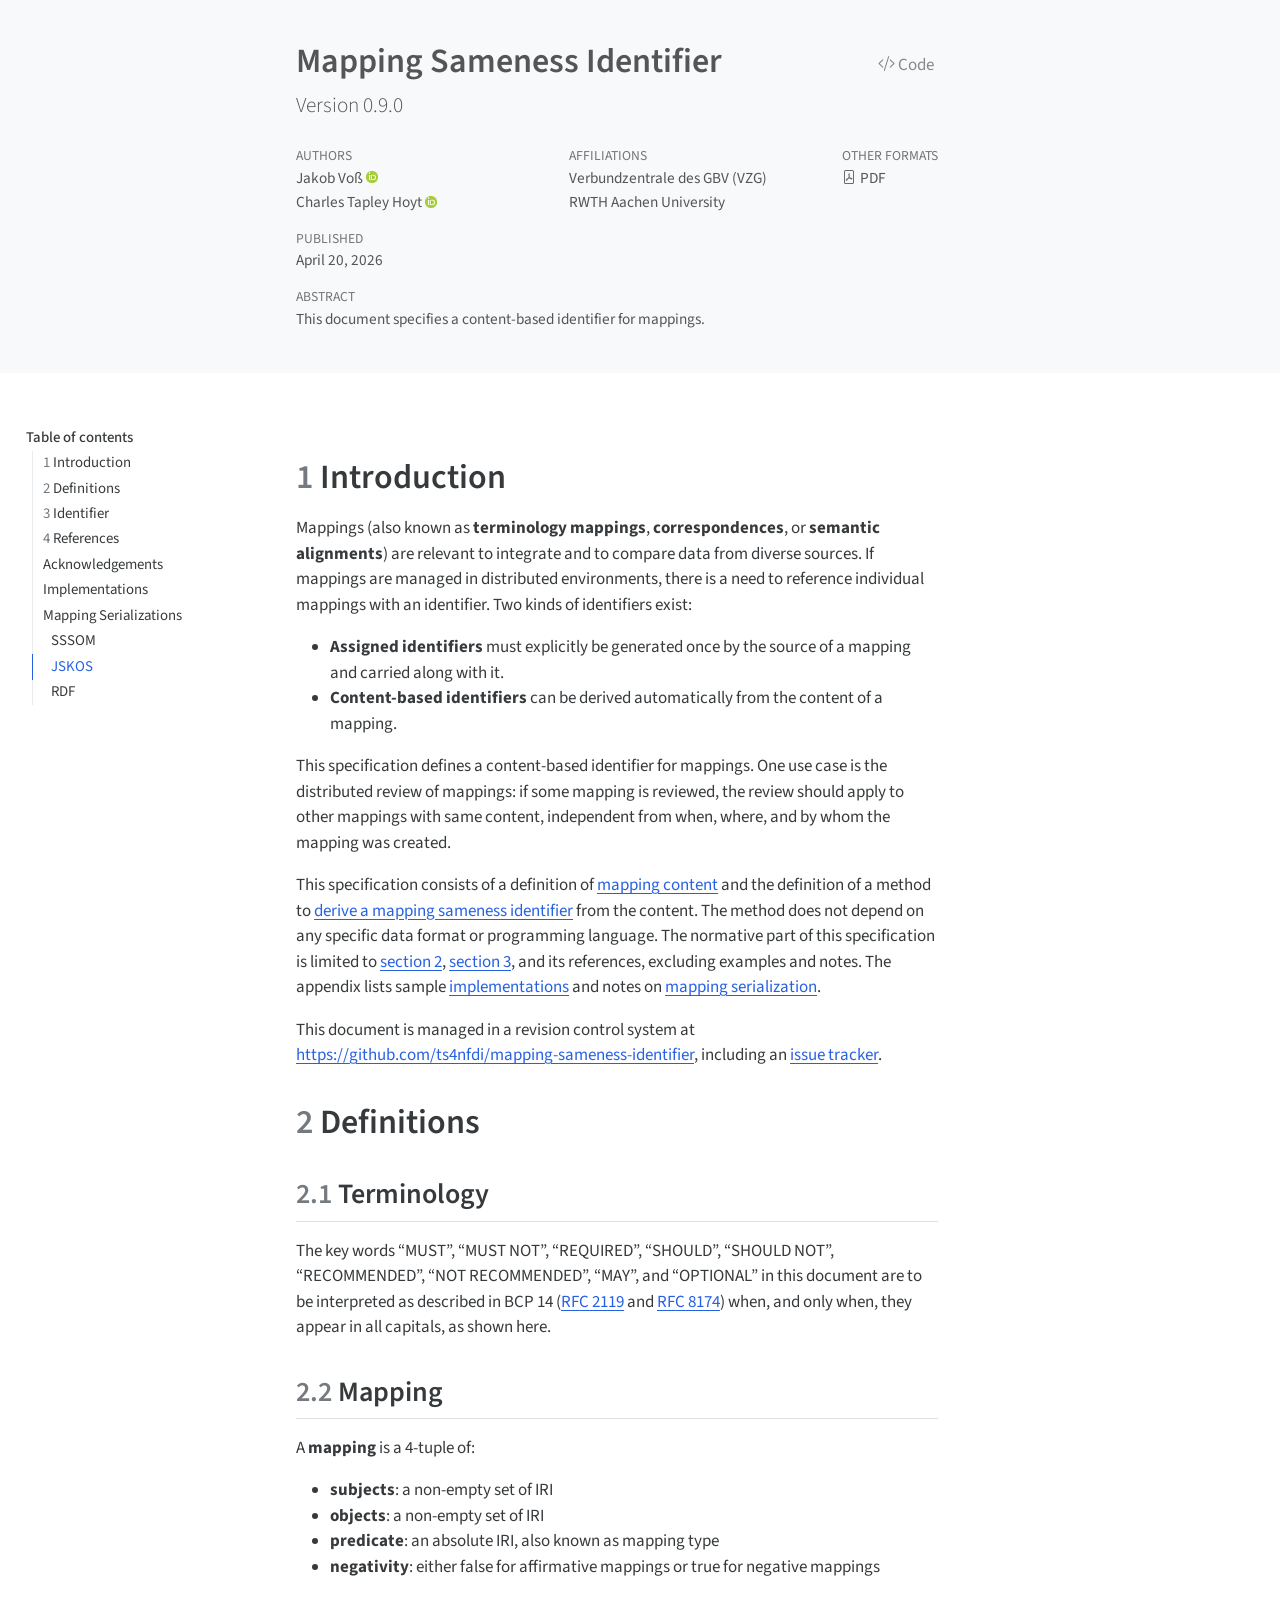
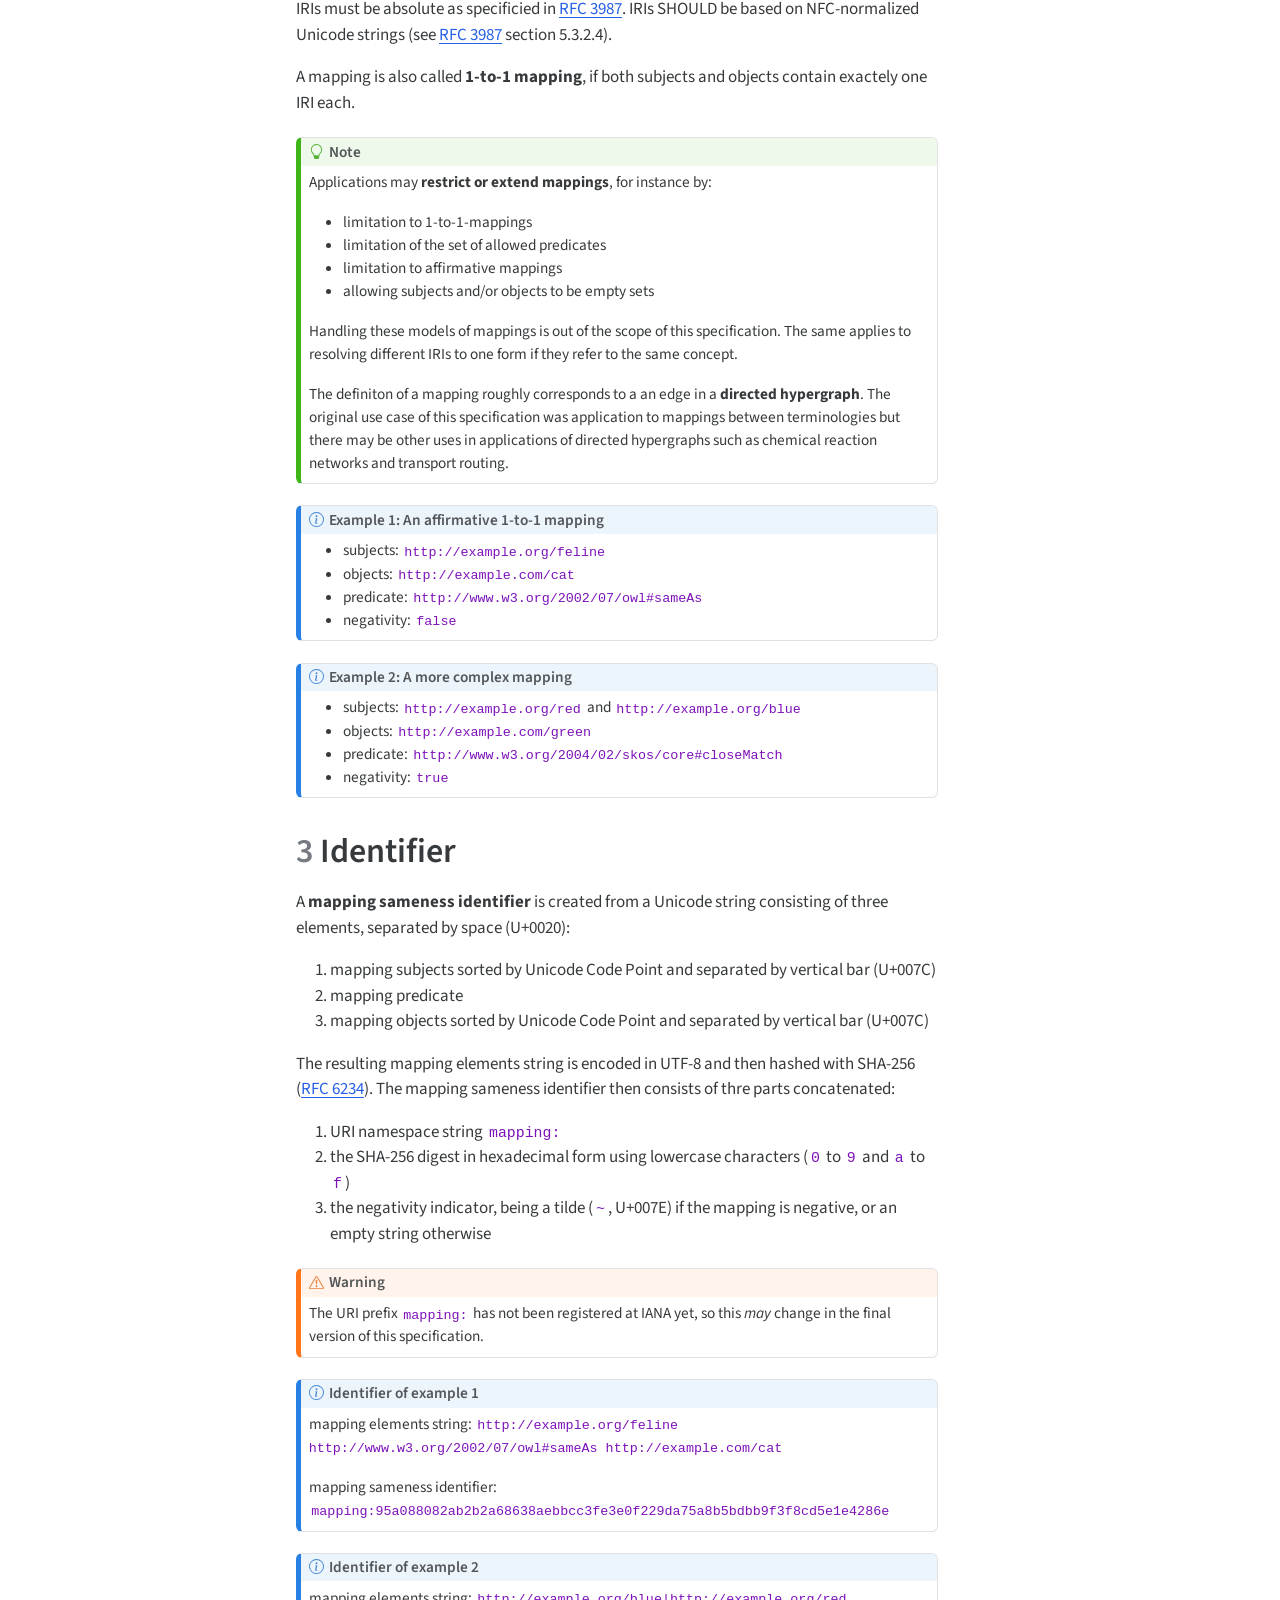
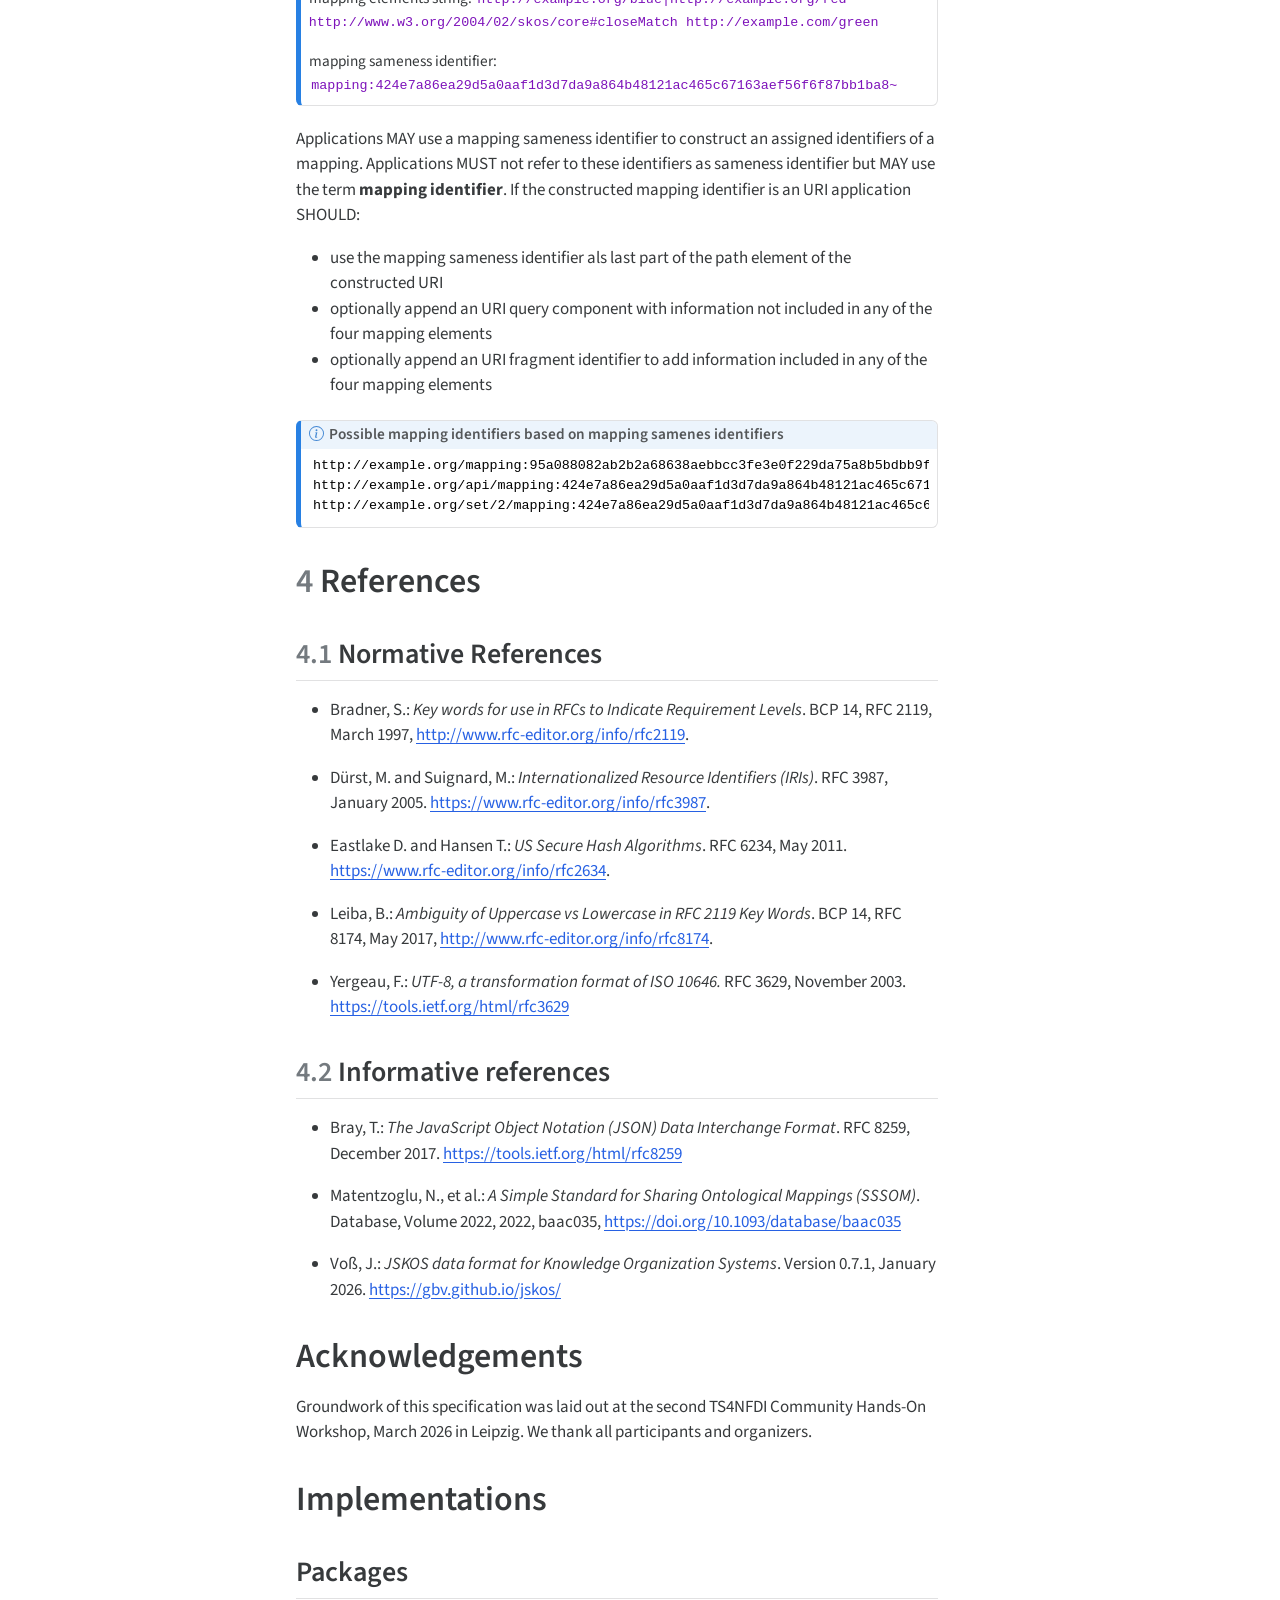
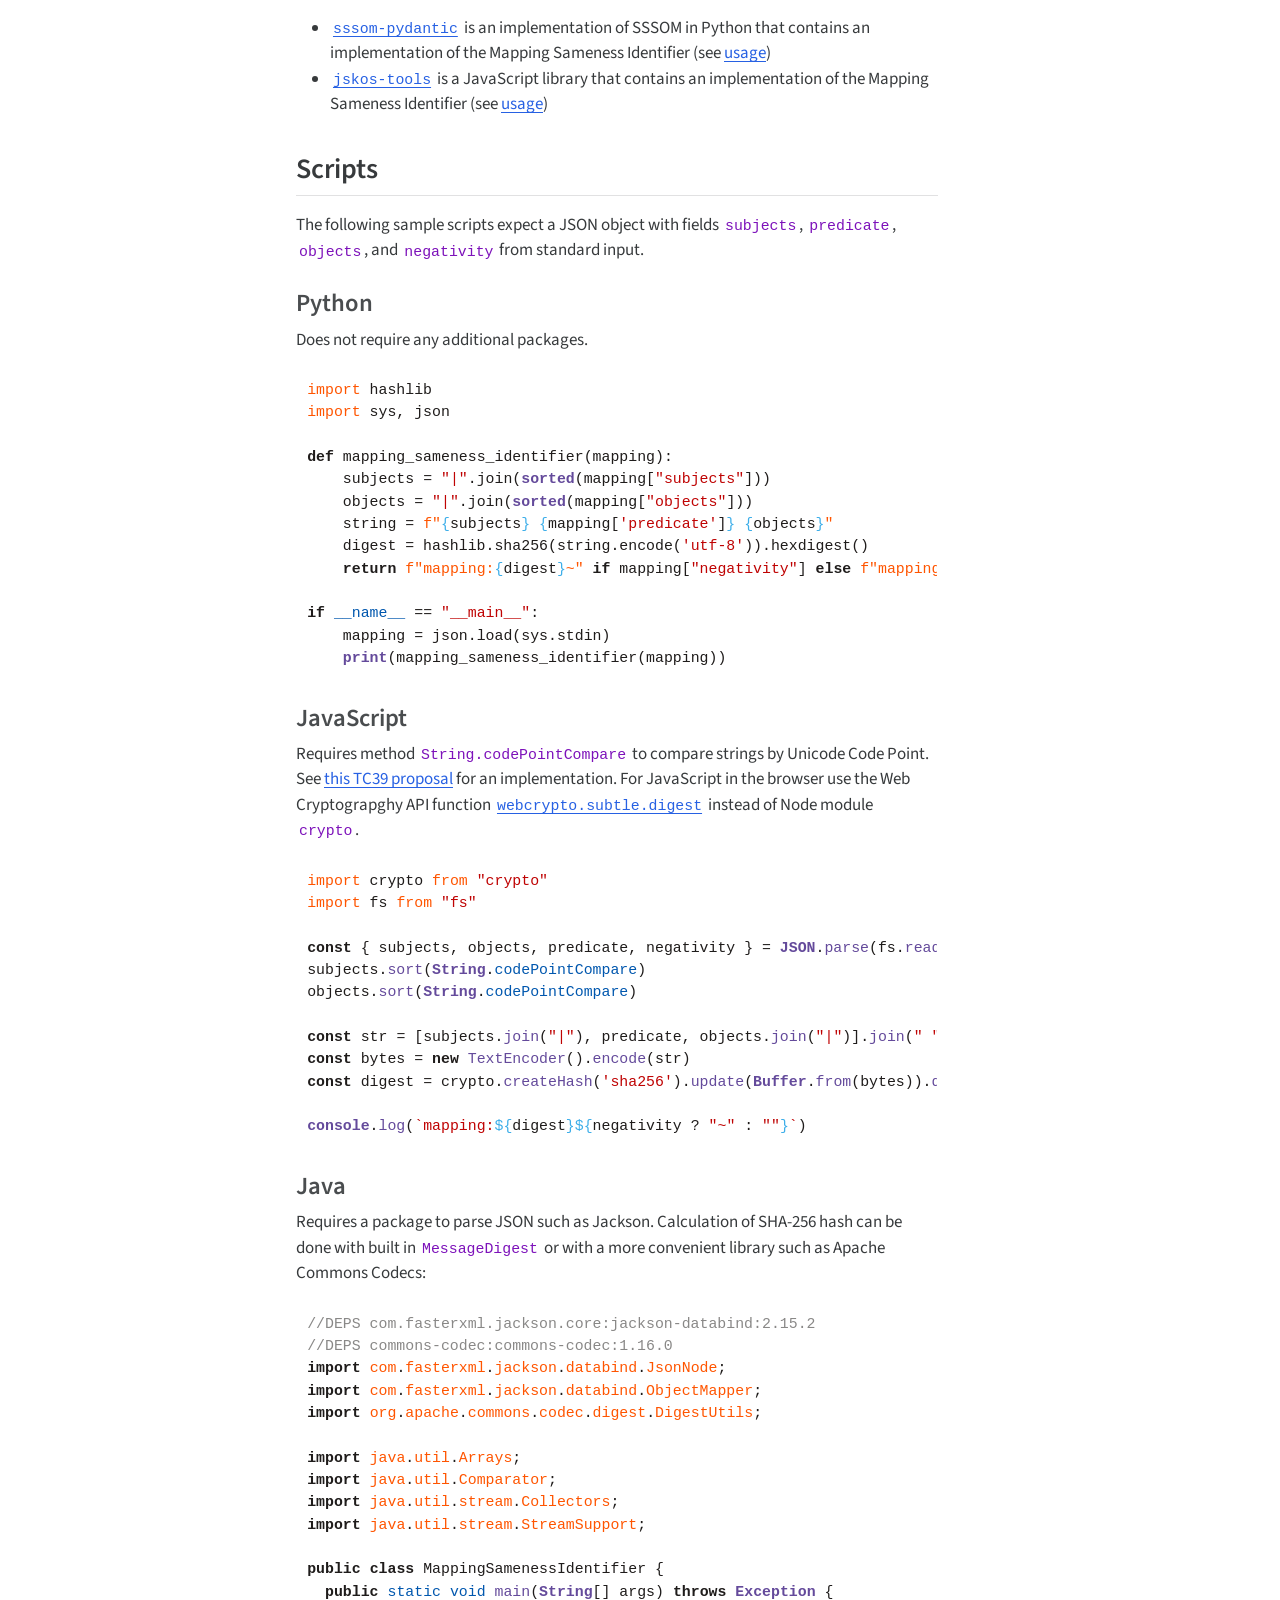
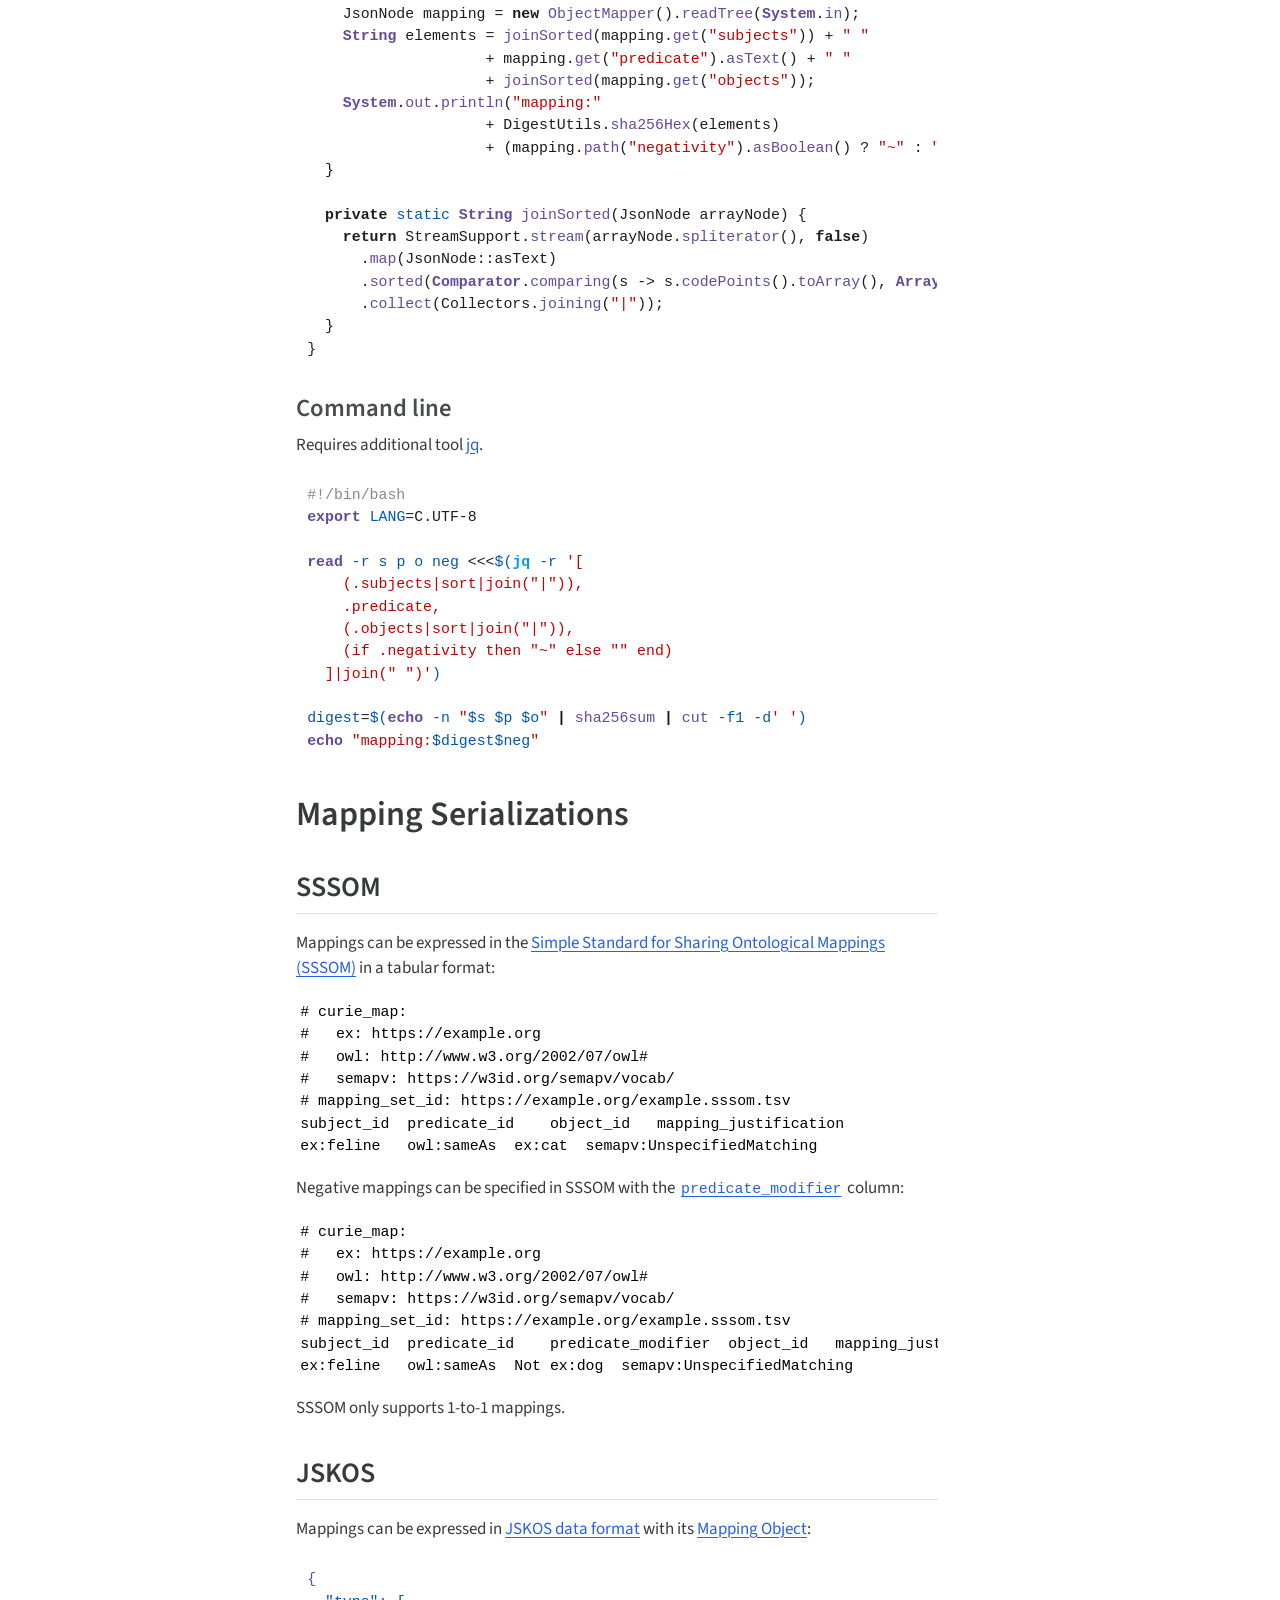
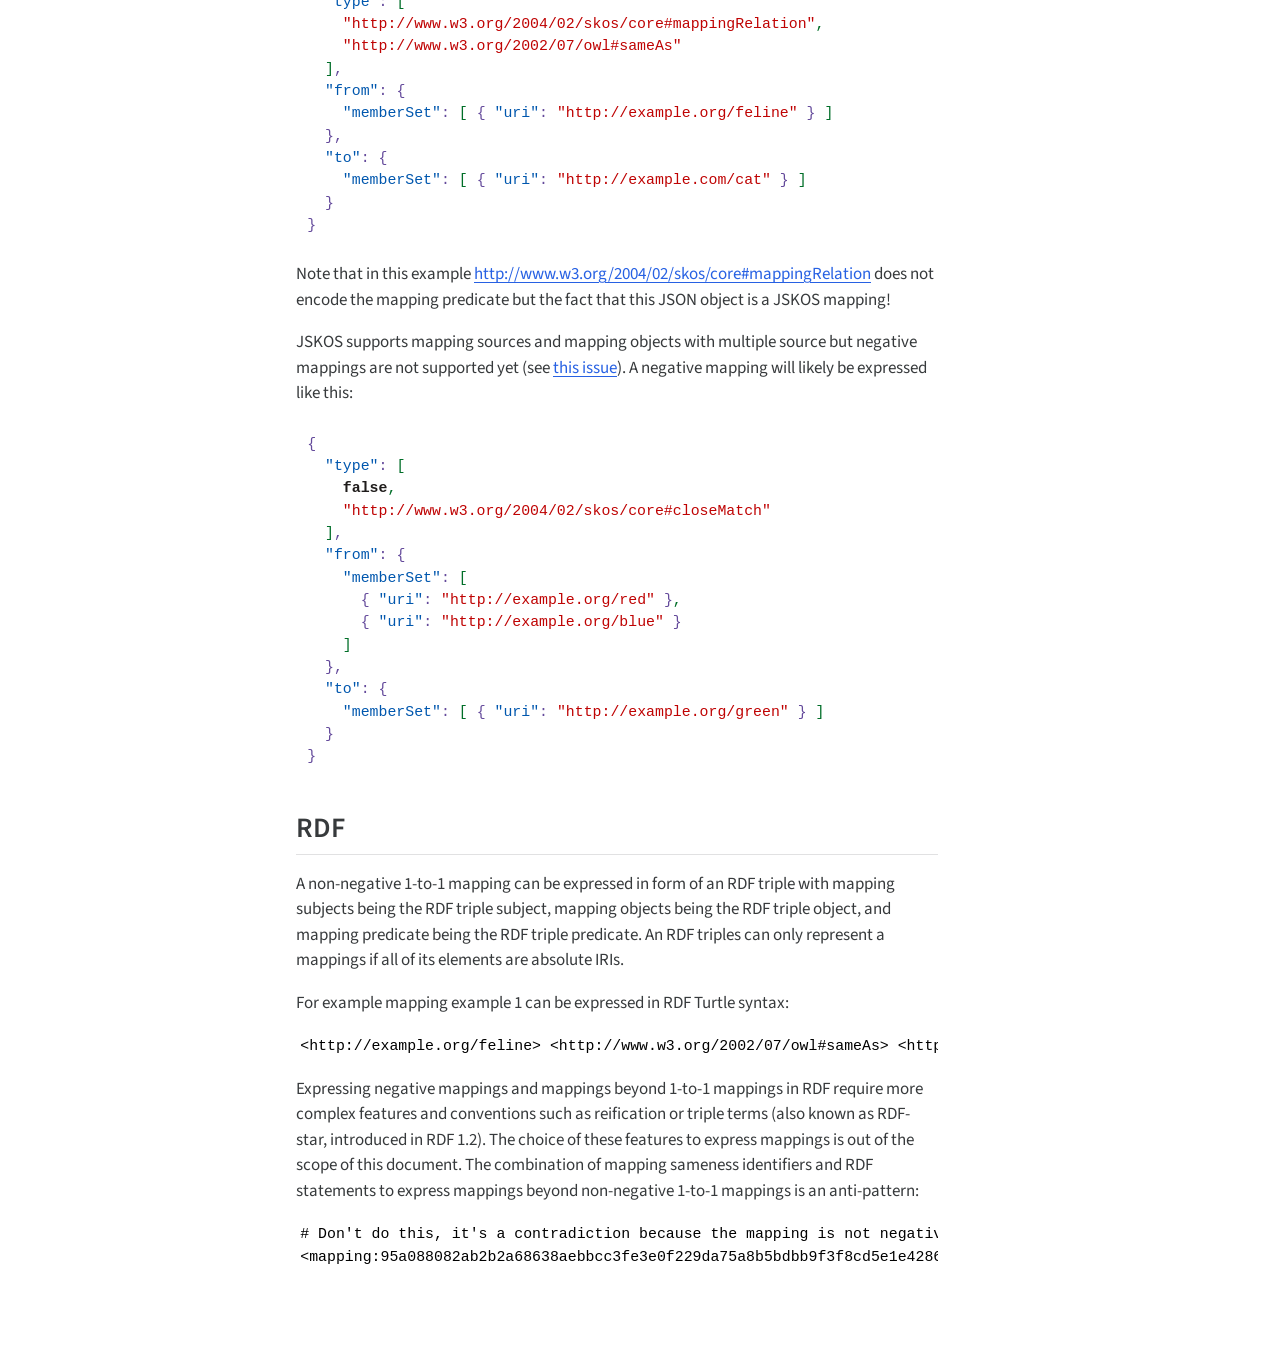
<file: docs/index.html>
<!DOCTYPE html>
<html xmlns="http://www.w3.org/1999/xhtml" lang="en" xml:lang="en"><head>

<meta charset="utf-8">
<meta name="generator" content="quarto-1.8.26">

<meta name="viewport" content="width=device-width, initial-scale=1.0, user-scalable=yes">

<meta name="dcterms.date" content="2026-04-20">

<title>Mapping Sameness Identifier</title>
<style>
code{white-space: pre-wrap;}
span.smallcaps{font-variant: small-caps;}
div.columns{display: flex; gap: min(4vw, 1.5em);}
div.column{flex: auto; overflow-x: auto;}
div.hanging-indent{margin-left: 1.5em; text-indent: -1.5em;}
ul.task-list{list-style: none;}
ul.task-list li input[type="checkbox"] {
  width: 0.8em;
  margin: 0 0.8em 0.2em -1em; /* quarto-specific, see https://github.com/quarto-dev/quarto-cli/issues/4556 */ 
  vertical-align: middle;
}
/* CSS for syntax highlighting */
html { -webkit-text-size-adjust: 100%; }
pre > code.sourceCode { white-space: pre; position: relative; }
pre > code.sourceCode > span { display: inline-block; line-height: 1.25; }
pre > code.sourceCode > span:empty { height: 1.2em; }
.sourceCode { overflow: visible; }
code.sourceCode > span { color: inherit; text-decoration: inherit; }
div.sourceCode { margin: 1em 0; }
pre.sourceCode { margin: 0; }
@media screen {
div.sourceCode { overflow: auto; }
}
@media print {
pre > code.sourceCode { white-space: pre-wrap; }
pre > code.sourceCode > span { text-indent: -5em; padding-left: 5em; }
}
pre.numberSource code
  { counter-reset: source-line 0; }
pre.numberSource code > span
  { position: relative; left: -4em; counter-increment: source-line; }
pre.numberSource code > span > a:first-child::before
  { content: counter(source-line);
    position: relative; left: -1em; text-align: right; vertical-align: baseline;
    border: none; display: inline-block;
    -webkit-touch-callout: none; -webkit-user-select: none;
    -khtml-user-select: none; -moz-user-select: none;
    -ms-user-select: none; user-select: none;
    padding: 0 4px; width: 4em;
  }
pre.numberSource { margin-left: 3em;  padding-left: 4px; }
div.sourceCode
  {   }
@media screen {
pre > code.sourceCode > span > a:first-child::before { text-decoration: underline; }
}
</style>


<script src="site_libs/clipboard/clipboard.min.js"></script>
<script src="site_libs/quarto-html/quarto.js" type="module"></script>
<script src="site_libs/quarto-html/tabsets/tabsets.js" type="module"></script>
<script src="site_libs/quarto-html/axe/axe-check.js" type="module"></script>
<script src="site_libs/quarto-html/popper.min.js"></script>
<script src="site_libs/quarto-html/tippy.umd.min.js"></script>
<script src="site_libs/quarto-html/anchor.min.js"></script>
<link href="site_libs/quarto-html/tippy.css" rel="stylesheet">
<link href="site_libs/quarto-html/quarto-syntax-highlighting-5a65f6d6a6cb2564d1aec56f7fed0acc.css" rel="stylesheet" id="quarto-text-highlighting-styles">
<script src="site_libs/bootstrap/bootstrap.min.js"></script>
<link href="site_libs/bootstrap/bootstrap-icons.css" rel="stylesheet">
<link href="site_libs/bootstrap/bootstrap-1669027bc8193111335a1c5e4244fe4b.min.css" rel="stylesheet" append-hash="true" id="quarto-bootstrap" data-mode="light">


<link rel="stylesheet" href="style.css">
<meta name="citation_title" content="Mapping Sameness Identifier">
<meta name="citation_abstract" content="This document specifies a content-based identifier for mappings.
">
<meta name="citation_author" content="Jakob Voß">
<meta name="citation_author" content="Charles Tapley Hoyt">
<meta name="citation_publication_date" content="2026-04-20">
<meta name="citation_cover_date" content="2026-04-20">
<meta name="citation_year" content="2026">
<meta name="citation_online_date" content="2026-04-20">
<meta name="citation_language" content="en">
</head>

<body class="quarto-light">

<header id="title-block-header" class="quarto-title-block default toc-left page-columns page-full">
  <div class="quarto-title-banner page-columns page-full">
    <div class="quarto-title column-body">
      <div class="quarto-title-block"><div><h1 class="title">Mapping Sameness Identifier</h1><button type="button" class="btn code-tools-button" id="quarto-code-tools-source" data-quarto-source-url="https://github.com/ts4nfdi/mapping-sameness-identifier"><i class="bi"></i> Code</button></div></div>
            <p class="subtitle lead">Version 0.9.0</p>
          </div>

    
    <div class="quarto-title-meta-container">
      <div class="quarto-title-meta-column-start">
            <div class="quarto-title-meta-author">
          <div class="quarto-title-meta-heading">Authors</div>
          <div class="quarto-title-meta-heading">Affiliations</div>
          
                <div class="quarto-title-meta-contents">
            <p class="author">Jakob Voß <a href="https://orcid.org/0000-0002-7613-4123" class="quarto-title-author-orcid"> <img src="[data-uri]"></a></p>
          </div>
                <div class="quarto-title-meta-contents">
                    <p class="affiliation">
                        Verbundzentrale des GBV (VZG)
                      </p>
                  </div>
                      <div class="quarto-title-meta-contents">
            <p class="author">Charles Tapley Hoyt <a href="https://orcid.org/0000-0003-4423-4370" class="quarto-title-author-orcid"> <img src="[data-uri]"></a></p>
          </div>
                <div class="quarto-title-meta-contents">
                    <p class="affiliation">
                        RWTH Aachen University
                      </p>
                  </div>
                    </div>
        
        <div class="quarto-title-meta">

                      
                <div>
            <div class="quarto-title-meta-heading">Published</div>
            <div class="quarto-title-meta-contents">
              <p class="date">April 20, 2026</p>
            </div>
          </div>
          
                
              </div>
      </div>
      <div class="quarto-title-meta-column-end quarto-other-formats-target">
      <div class="quarto-alternate-formats"><div class="quarto-title-meta-heading">Other Formats</div><div class="quarto-title-meta-contents"><p><a href="index.pdf"><i class="bi bi-file-pdf"></i>PDF</a></p></div></div></div>
    </div>

    <div>
      <div class="abstract">
        <div class="block-title">Abstract</div>
        <p>This document specifies a content-based identifier for mappings.</p>
      </div>
    </div>


    <div class="quarto-other-links-text-target">
    </div>  </div>
</header><div id="quarto-content" class="page-columns page-rows-contents page-layout-article toc-left">
<div id="quarto-sidebar-toc-left" class="sidebar toc-left">
  <nav id="TOC" role="doc-toc" class="toc-active">
    <h2 id="toc-title">Table of contents</h2>
   
  <ul>
  <li><a href="#introduction" id="toc-introduction" class="nav-link active" data-scroll-target="#introduction"><span class="header-section-number">1</span> Introduction</a></li>
  <li><a href="#definitions" id="toc-definitions" class="nav-link" data-scroll-target="#definitions"><span class="header-section-number">2</span> Definitions</a>
  <ul class="collapse">
  <li><a href="#terminology" id="toc-terminology" class="nav-link" data-scroll-target="#terminology"><span class="header-section-number">2.1</span> Terminology</a></li>
  <li><a href="#mapping" id="toc-mapping" class="nav-link" data-scroll-target="#mapping"><span class="header-section-number">2.2</span> Mapping</a></li>
  </ul></li>
  <li><a href="#identifier" id="toc-identifier" class="nav-link" data-scroll-target="#identifier"><span class="header-section-number">3</span> Identifier</a></li>
  <li><a href="#references" id="toc-references" class="nav-link" data-scroll-target="#references"><span class="header-section-number">4</span> References</a>
  <ul class="collapse">
  <li><a href="#normative-references" id="toc-normative-references" class="nav-link" data-scroll-target="#normative-references"><span class="header-section-number">4.1</span> Normative References</a></li>
  <li><a href="#informative-references" id="toc-informative-references" class="nav-link" data-scroll-target="#informative-references"><span class="header-section-number">4.2</span> Informative references</a></li>
  </ul></li>
  <li><a href="#acknowledgements" id="toc-acknowledgements" class="nav-link" data-scroll-target="#acknowledgements">Acknowledgements</a></li>
  <li><a href="#implementations" id="toc-implementations" class="nav-link" data-scroll-target="#implementations">Implementations</a>
  <ul class="collapse">
  <li><a href="#packages" id="toc-packages" class="nav-link" data-scroll-target="#packages">Packages</a></li>
  <li><a href="#scripts" id="toc-scripts" class="nav-link" data-scroll-target="#scripts">Scripts</a>
  <ul class="collapse">
  <li><a href="#python" id="toc-python" class="nav-link" data-scroll-target="#python">Python</a></li>
  <li><a href="#javascript" id="toc-javascript" class="nav-link" data-scroll-target="#javascript">JavaScript</a></li>
  <li><a href="#java" id="toc-java" class="nav-link" data-scroll-target="#java">Java</a></li>
  <li><a href="#command-line" id="toc-command-line" class="nav-link" data-scroll-target="#command-line">Command line</a></li>
  </ul></li>
  </ul></li>
  <li><a href="#mapping-serializations" id="toc-mapping-serializations" class="nav-link" data-scroll-target="#mapping-serializations">Mapping Serializations</a>
  <ul class="collapse">
  <li><a href="#sssom" id="toc-sssom" class="nav-link" data-scroll-target="#sssom">SSSOM</a></li>
  <li><a href="#jskos" id="toc-jskos" class="nav-link" data-scroll-target="#jskos">JSKOS</a></li>
  <li><a href="#rdf" id="toc-rdf" class="nav-link" data-scroll-target="#rdf">RDF</a></li>
  </ul></li>
  </ul>
</nav>
</div>
<div id="quarto-margin-sidebar" class="sidebar margin-sidebar zindex-bottom">
</div>
<main class="content quarto-banner-title-block" id="quarto-document-content">



  


<section id="introduction" class="level1" data-number="1">
<h1 data-number="1"><span class="header-section-number">1</span> Introduction</h1>
<p>Mappings (also known as <strong>terminology mappings</strong>, <strong>correspondences</strong>, or <strong>semantic alignments</strong>) are relevant to integrate and to compare data from diverse sources. If mappings are managed in distributed environments, there is a need to reference individual mappings with an identifier. Two kinds of identifiers exist:</p>
<ul>
<li><strong>Assigned identifiers</strong> must explicitly be generated once by the source of a mapping and carried along with it.</li>
<li><strong>Content-based identifiers</strong> can be derived automatically from the content of a mapping.</li>
</ul>
<p>This specification defines a content-based identifier for mappings. One use case is the distributed review of mappings: if some mapping is reviewed, the review should apply to other mappings with same content, independent from when, where, and by whom the mapping was created.</p>
<p>This specification consists of a definition of <a href="#mappings">mapping content</a> and the definition of a method to <a href="#identifier">derive a mapping sameness identifier</a> from the content. The method does not depend on any specific data format or programming language. The normative part of this specification is limited to <a href="#definitions">section 2</a>, <a href="#identifier">section 3</a>, and its references, excluding examples and notes. The appendix lists sample <a href="#implementations">implementations</a> and notes on <a href="#mapping-serializations">mapping serialization</a>.</p>
<p>This document is managed in a revision control system at <a href="https://github.com/ts4nfdi/mapping-sameness-identifier" class="uri">https://github.com/ts4nfdi/mapping-sameness-identifier</a>, including an <a href="https://github.com/ts4nfdi/mapping-sameness-identifier/issues">issue tracker</a>.</p>
</section>
<section id="definitions" class="level1" data-number="2">
<h1 data-number="2"><span class="header-section-number">2</span> Definitions</h1>
<section id="terminology" class="level2" data-number="2.1">
<h2 data-number="2.1" class="anchored" data-anchor-id="terminology"><span class="header-section-number">2.1</span> Terminology</h2>
<p>The key words “MUST”, “MUST NOT”, “REQUIRED”, “SHOULD”, “SHOULD NOT”, “RECOMMENDED”, “NOT RECOMMENDED”, “MAY”, and “OPTIONAL” in this document are to be interpreted as described in BCP 14 (<a href="https://tools.ietf.org/html/rfc2119">RFC 2119</a> and <a href="https://tools.ietf.org/html/rfc8174">RFC 8174</a>) when, and only when, they appear in all capitals, as shown here.</p>
</section>
<section id="mapping" class="level2" data-number="2.2">
<h2 data-number="2.2" class="anchored" data-anchor-id="mapping"><span class="header-section-number">2.2</span> Mapping</h2>
<p>A <strong>mapping</strong> is a 4-tuple of:</p>
<ul>
<li><strong>subjects</strong>: a non-empty set of IRI</li>
<li><strong>objects</strong>: a non-empty set of IRI</li>
<li><strong>predicate</strong>: an absolute IRI, also known as mapping type</li>
<li><strong>negativity</strong>: either false for affirmative mappings or true for negative mappings</li>
</ul>
<p>IRIs must be absolute as specificied in <a href="https://tools.ietf.org/html/rfc3987">RFC 3987</a>. IRIs SHOULD be based on NFC-normalized Unicode strings (see <a href="https://tools.ietf.org/html/rfc3987">RFC 3987</a> section 5.3.2.4).</p>
<p>A mapping is also called <strong>1-to-1 mapping</strong>, if both subjects and objects contain exactely one IRI each.</p>
<div class="callout callout-style-default callout-tip callout-titled" title="Note">
<div class="callout-header d-flex align-content-center">
<div class="callout-icon-container">
<i class="callout-icon"></i>
</div>
<div class="callout-title-container flex-fill">
<span class="screen-reader-only">Tip</span>Note
</div>
</div>
<div class="callout-body-container callout-body">
<p>Applications may <strong>restrict or extend mappings</strong>, for instance by:</p>
<ul>
<li>limitation to 1-to-1-mappings</li>
<li>limitation of the set of allowed predicates</li>
<li>limitation to affirmative mappings</li>
<li>allowing subjects and/or objects to be empty sets</li>
</ul>
<p>Handling these models of mappings is out of the scope of this specification. The same applies to resolving different IRIs to one form if they refer to the same concept.</p>
<p>The definiton of a mapping roughly corresponds to a an edge in a <strong>directed hypergraph</strong>. The original use case of this specification was application to mappings between terminologies but there may be other uses in applications of directed hypergraphs such as chemical reaction networks and transport routing.</p>
</div>
</div>
<div class="callout callout-style-default callout-note callout-titled" title="Example 1: An affirmative 1-to-1 mapping">
<div class="callout-header d-flex align-content-center">
<div class="callout-icon-container">
<i class="callout-icon"></i>
</div>
<div class="callout-title-container flex-fill">
<span class="screen-reader-only">Note</span>Example 1: An affirmative 1-to-1 mapping
</div>
</div>
<div class="callout-body-container callout-body">
<ul>
<li>subjects: <code>http://example.org/feline</code></li>
<li>objects: <code>http://example.com/cat</code></li>
<li>predicate: <code>http://www.w3.org/2002/07/owl#sameAs</code></li>
<li>negativity: <code>false</code></li>
</ul>
</div>
</div>
<div class="callout callout-style-default callout-note callout-titled" title="Example 2: A more complex mapping">
<div class="callout-header d-flex align-content-center">
<div class="callout-icon-container">
<i class="callout-icon"></i>
</div>
<div class="callout-title-container flex-fill">
<span class="screen-reader-only">Note</span>Example 2: A more complex mapping
</div>
</div>
<div class="callout-body-container callout-body">
<ul>
<li>subjects: <code>http://example.org/red</code> and <code>http://example.org/blue</code></li>
<li>objects: <code>http://example.com/green</code></li>
<li>predicate: <code>http://www.w3.org/2004/02/skos/core#closeMatch</code></li>
<li>negativity: <code>true</code></li>
</ul>
</div>
</div>
</section>
</section>
<section id="identifier" class="level1" data-number="3">
<h1 data-number="3"><span class="header-section-number">3</span> Identifier</h1>
<p>A <strong>mapping sameness identifier</strong> is created from a Unicode string consisting of three elements, separated by space (U+0020):</p>
<ol type="1">
<li>mapping subjects sorted by Unicode Code Point and separated by vertical bar (U+007C)</li>
<li>mapping predicate</li>
<li>mapping objects sorted by Unicode Code Point and separated by vertical bar (U+007C)</li>
</ol>
<p>The resulting mapping elements string is encoded in UTF-8 and then hashed with SHA-256 (<a href="https://tools.ietf.org/html/rfc6234">RFC 6234</a>). The mapping sameness identifier then consists of thre parts concatenated:</p>
<ol type="1">
<li>URI namespace string <code>mapping:</code></li>
<li>the SHA-256 digest in hexadecimal form using lowercase characters (<code>0</code> to <code>9</code> and <code>a</code> to <code>f</code>)</li>
<li>the negativity indicator, being a tilde (<code>~</code>, U+007E) if the mapping is negative, or an empty string otherwise</li>
</ol>
<div class="callout callout-style-default callout-warning callout-titled">
<div class="callout-header d-flex align-content-center">
<div class="callout-icon-container">
<i class="callout-icon"></i>
</div>
<div class="callout-title-container flex-fill">
Warning
</div>
</div>
<div class="callout-body-container callout-body">
<p>The URI prefix <code>mapping:</code> has not been registered at IANA yet, so this <em>may</em> change in the final version of this specification.</p>
</div>
</div>
<div class="callout callout-style-default callout-note callout-titled" title="Identifier of example 1">
<div class="callout-header d-flex align-content-center">
<div class="callout-icon-container">
<i class="callout-icon"></i>
</div>
<div class="callout-title-container flex-fill">
<span class="screen-reader-only">Note</span>Identifier of example 1
</div>
</div>
<div class="callout-body-container callout-body">
<p>mapping elements string: <code>http://example.org/feline http://www.w3.org/2002/07/owl#sameAs http://example.com/cat</code></p>
<p>mapping sameness identifier: <code>mapping:95a088082ab2b2a68638aebbcc3fe3e0f229da75a8b5bdbb9f3f8cd5e1e4286e</code></p>
</div>
</div>
<div class="callout callout-style-default callout-note callout-titled" title="Identifier of example 2">
<div class="callout-header d-flex align-content-center">
<div class="callout-icon-container">
<i class="callout-icon"></i>
</div>
<div class="callout-title-container flex-fill">
<span class="screen-reader-only">Note</span>Identifier of example 2
</div>
</div>
<div class="callout-body-container callout-body">
<p>mapping elements string: <code>http://example.org/blue|http://example.org/red http://www.w3.org/2004/02/skos/core#closeMatch http://example.com/green</code></p>
<p>mapping sameness identifier: <code>mapping:424e7a86ea29d5a0aaf1d3d7da9a864b48121ac465c67163aef56f6f87bb1ba8~</code></p>
</div>
</div>
<p>Applications MAY use a mapping sameness identifier to construct an assigned identifiers of a mapping. Applications MUST not refer to these identifiers as sameness identifier but MAY use the term <strong>mapping identifier</strong>. If the constructed mapping identifier is an URI application SHOULD:</p>
<ul>
<li>use the mapping sameness identifier als last part of the path element of the constructed URI</li>
<li>optionally append an URI query component with information not included in any of the four mapping elements</li>
<li>optionally append an URI fragment identifier to add information included in any of the four mapping elements</li>
</ul>
<div class="callout callout-style-default callout-note callout-titled" title="Possible mapping identifiers based on mapping samenes identifiers">
<div class="callout-header d-flex align-content-center">
<div class="callout-icon-container">
<i class="callout-icon"></i>
</div>
<div class="callout-title-container flex-fill">
<span class="screen-reader-only">Note</span>Possible mapping identifiers based on mapping samenes identifiers
</div>
</div>
<div class="callout-body-container callout-body">
<pre><code>http://example.org/mapping:95a088082ab2b2a68638aebbcc3fe3e0f229da75a8b5bdbb9f3f8cd5e1e4286e?reviewed=true
http://example.org/api/mapping:424e7a86ea29d5a0aaf1d3d7da9a864b48121ac465c67163aef56f6f87bb1ba8~#skos:closeMatch
http://example.org/set/2/mapping:424e7a86ea29d5a0aaf1d3d7da9a864b48121ac465c67163aef56f6f87bb1ba8</code></pre>
</div>
</div>
</section>
<section id="references" class="level1" data-number="4">
<h1 data-number="4"><span class="header-section-number">4</span> References</h1>
<section id="normative-references" class="level2" data-number="4.1">
<h2 data-number="4.1" class="anchored" data-anchor-id="normative-references"><span class="header-section-number">4.1</span> Normative References</h2>
<ul>
<li><p>Bradner, S.: <em>Key words for use in RFCs to Indicate Requirement Levels</em>. BCP 14, RFC 2119, March 1997, <a href="http://www.rfc-editor.org/info/rfc2119" class="uri">http://www.rfc-editor.org/info/rfc2119</a>.</p></li>
<li><p>Dürst, M. and Suignard, M.: <em>Internationalized Resource Identifiers (IRIs)</em>. RFC 3987, January 2005. <a href="https://www.rfc-editor.org/info/rfc3987" class="uri">https://www.rfc-editor.org/info/rfc3987</a>.</p></li>
<li><p>Eastlake D. and Hansen T.: <em>US Secure Hash Algorithms</em>. RFC 6234, May 2011. <a href="https://www.rfc-editor.org/info/rfc2634" class="uri">https://www.rfc-editor.org/info/rfc2634</a>.</p></li>
<li><p>Leiba, B.: <em>Ambiguity of Uppercase vs Lowercase in RFC 2119 Key Words</em>. BCP 14, RFC 8174, May 2017, <a href="http://www.rfc-editor.org/info/rfc8174" class="uri">http://www.rfc-editor.org/info/rfc8174</a>.</p></li>
<li><p>Yergeau, F.: <em>UTF-8, a transformation format of ISO 10646.</em> RFC 3629, November 2003. <a href="https://tools.ietf.org/html/rfc3629" class="uri">https://tools.ietf.org/html/rfc3629</a></p></li>
</ul>
</section>
<section id="informative-references" class="level2" data-number="4.2">
<h2 data-number="4.2" class="anchored" data-anchor-id="informative-references"><span class="header-section-number">4.2</span> Informative references</h2>
<ul>
<li><p>Bray, T.: <em>The JavaScript Object Notation (JSON) Data Interchange Format</em>. RFC 8259, December 2017. <a href="https://tools.ietf.org/html/rfc8259" class="uri">https://tools.ietf.org/html/rfc8259</a></p></li>
<li><p>Matentzoglu, N., et al.: <em>A Simple Standard for Sharing Ontological Mappings (SSSOM)</em>. Database, Volume 2022, 2022, baac035, <a href="https://doi.org/10.1093/database/baac035" class="uri">https://doi.org/10.1093/database/baac035</a></p></li>
<li><p>Voß, J.: <em>JSKOS data format for Knowledge Organization Systems</em>. Version 0.7.1, January 2026. <a href="https://gbv.github.io/jskos/" class="uri">https://gbv.github.io/jskos/</a></p></li>
</ul>
</section>
</section>
<section id="acknowledgements" class="level1 unnumbered">
<h1 class="unnumbered">Acknowledgements</h1>
<p>Groundwork of this specification was laid out at the second TS4NFDI Community Hands-On Workshop, March 2026 in Leipzig. We thank all participants and organizers.</p>
</section>
<section id="implementations" class="level1 unnumbered">
<h1 class="unnumbered">Implementations</h1>
<section id="packages" class="level2 unnumbered">
<h2 class="unnumbered anchored" data-anchor-id="packages">Packages</h2>
<ul>
<li><a href="https://github.com/cthoyt/sssom-pydantic"><code>sssom-pydantic</code></a> is an implementation of SSSOM in Python that contains an implementation of the Mapping Sameness Identifier (see <a href="https://sssom-pydantic.readthedocs.io/en/latest/api/sssom_pydantic.api.hash_triple.html">usage</a>)</li>
<li><a href="https://www.npmjs.com/package/jskos-tools"><code>jskos-tools</code></a> is a JavaScript library that contains an implementation of the Mapping Sameness Identifier (see <a href="https://www.npmjs.com/package/jskos-tools#mappingsamenessidentifier">usage</a>)</li>
</ul>
<!-- [`SSSOM-Java`](https://github.com/gouttegd/sssom-java/) is an implementation of SSSOM in Java that contains an implementation of the Mapping Sameness Identifier (see [javadocs](https://incenp.org/dvlpt/sssom-java/apidocs/org/incenp/obofoundry/sssom/MappingHasher.html)) -->
</section>
<section id="scripts" class="level2 unnumbered">
<h2 class="unnumbered anchored" data-anchor-id="scripts">Scripts</h2>
<p>The following sample scripts expect a JSON object with fields <code>subjects</code>, <code>predicate</code>, <code>objects</code>, and <code>negativity</code> from standard input.</p>
<section id="python" class="level3 unnumbered">
<h3 class="unnumbered anchored" data-anchor-id="python">Python</h3>
<p>Does not require any additional packages.</p>
<div class="code-copy-outer-scaffold"><div class="sourceCode" id="cb2"><pre class="sourceCode python code-with-copy"><code class="sourceCode python"><span id="cb2-1"><a href="#cb2-1" aria-hidden="true" tabindex="-1"></a><span class="im">import</span> hashlib</span>
<span id="cb2-2"><a href="#cb2-2" aria-hidden="true" tabindex="-1"></a><span class="im">import</span> sys, json</span>
<span id="cb2-3"><a href="#cb2-3" aria-hidden="true" tabindex="-1"></a></span>
<span id="cb2-4"><a href="#cb2-4" aria-hidden="true" tabindex="-1"></a><span class="kw">def</span> mapping_sameness_identifier(mapping):</span>
<span id="cb2-5"><a href="#cb2-5" aria-hidden="true" tabindex="-1"></a>    subjects <span class="op">=</span> <span class="st">"|"</span>.join(<span class="bu">sorted</span>(mapping[<span class="st">"subjects"</span>]))</span>
<span id="cb2-6"><a href="#cb2-6" aria-hidden="true" tabindex="-1"></a>    objects <span class="op">=</span> <span class="st">"|"</span>.join(<span class="bu">sorted</span>(mapping[<span class="st">"objects"</span>]))</span>
<span id="cb2-7"><a href="#cb2-7" aria-hidden="true" tabindex="-1"></a>    string <span class="op">=</span> <span class="ss">f"</span><span class="sc">{</span>subjects<span class="sc">}</span><span class="ss"> </span><span class="sc">{</span>mapping[<span class="st">'predicate'</span>]<span class="sc">}</span><span class="ss"> </span><span class="sc">{</span>objects<span class="sc">}</span><span class="ss">"</span></span>
<span id="cb2-8"><a href="#cb2-8" aria-hidden="true" tabindex="-1"></a>    digest <span class="op">=</span> hashlib.sha256(string.encode(<span class="st">'utf-8'</span>)).hexdigest()</span>
<span id="cb2-9"><a href="#cb2-9" aria-hidden="true" tabindex="-1"></a>    <span class="cf">return</span> <span class="ss">f"mapping:</span><span class="sc">{</span>digest<span class="sc">}</span><span class="ss">~"</span> <span class="cf">if</span> mapping[<span class="st">"negativity"</span>] <span class="cf">else</span> <span class="ss">f"mapping:</span><span class="sc">{</span>digest<span class="sc">}</span><span class="ss">"</span></span>
<span id="cb2-10"><a href="#cb2-10" aria-hidden="true" tabindex="-1"></a></span>
<span id="cb2-11"><a href="#cb2-11" aria-hidden="true" tabindex="-1"></a><span class="cf">if</span> <span class="va">__name__</span> <span class="op">==</span> <span class="st">"__main__"</span>:</span>
<span id="cb2-12"><a href="#cb2-12" aria-hidden="true" tabindex="-1"></a>    mapping <span class="op">=</span> json.load(sys.stdin)</span>
<span id="cb2-13"><a href="#cb2-13" aria-hidden="true" tabindex="-1"></a>    <span class="bu">print</span>(mapping_sameness_identifier(mapping))</span></code></pre></div><button title="Copy to Clipboard" class="code-copy-button"><i class="bi"></i></button></div>
</section>
<section id="javascript" class="level3 unnumbered">
<h3 class="unnumbered anchored" data-anchor-id="javascript">JavaScript</h3>
<p>Requires method <code>String.codePointCompare</code> to compare strings by Unicode Code Point. See <a href="http://tc39.es/proposal-compare-strings-by-codepoint/">this TC39 proposal</a> for an implementation. For JavaScript in the browser use the Web Cryptograpghy API function <a href="https://developer.mozilla.org/en-US/docs/Web/API/SubtleCrypto/digest"><code>webcrypto.subtle.digest</code></a> instead of Node module <code>crypto</code>.</p>
<div class="code-copy-outer-scaffold"><div class="sourceCode" id="cb3"><pre class="sourceCode js code-with-copy"><code class="sourceCode javascript"><span id="cb3-1"><a href="#cb3-1" aria-hidden="true" tabindex="-1"></a><span class="im">import</span> crypto <span class="im">from</span> <span class="st">"crypto"</span></span>
<span id="cb3-2"><a href="#cb3-2" aria-hidden="true" tabindex="-1"></a><span class="im">import</span> fs <span class="im">from</span> <span class="st">"fs"</span></span>
<span id="cb3-3"><a href="#cb3-3" aria-hidden="true" tabindex="-1"></a></span>
<span id="cb3-4"><a href="#cb3-4" aria-hidden="true" tabindex="-1"></a><span class="kw">const</span> { subjects<span class="op">,</span> objects<span class="op">,</span> predicate<span class="op">,</span> negativity } <span class="op">=</span> <span class="bu">JSON</span><span class="op">.</span><span class="fu">parse</span>(fs<span class="op">.</span><span class="fu">readFileSync</span>(<span class="dv">0</span><span class="op">,</span> <span class="st">'utf-8'</span>))</span>
<span id="cb3-5"><a href="#cb3-5" aria-hidden="true" tabindex="-1"></a>subjects<span class="op">.</span><span class="fu">sort</span>(<span class="bu">String</span><span class="op">.</span><span class="at">codePointCompare</span>)</span>
<span id="cb3-6"><a href="#cb3-6" aria-hidden="true" tabindex="-1"></a>objects<span class="op">.</span><span class="fu">sort</span>(<span class="bu">String</span><span class="op">.</span><span class="at">codePointCompare</span>)</span>
<span id="cb3-7"><a href="#cb3-7" aria-hidden="true" tabindex="-1"></a></span>
<span id="cb3-8"><a href="#cb3-8" aria-hidden="true" tabindex="-1"></a><span class="kw">const</span> str <span class="op">=</span> [subjects<span class="op">.</span><span class="fu">join</span>(<span class="st">"|"</span>)<span class="op">,</span> predicate<span class="op">,</span> objects<span class="op">.</span><span class="fu">join</span>(<span class="st">"|"</span>)]<span class="op">.</span><span class="fu">join</span>(<span class="st">" "</span>)</span>
<span id="cb3-9"><a href="#cb3-9" aria-hidden="true" tabindex="-1"></a><span class="kw">const</span> bytes <span class="op">=</span> <span class="kw">new</span> <span class="fu">TextEncoder</span>()<span class="op">.</span><span class="fu">encode</span>(str)</span>
<span id="cb3-10"><a href="#cb3-10" aria-hidden="true" tabindex="-1"></a><span class="kw">const</span> digest <span class="op">=</span> crypto<span class="op">.</span><span class="fu">createHash</span>(<span class="st">'sha256'</span>)<span class="op">.</span><span class="fu">update</span>(<span class="bu">Buffer</span><span class="op">.</span><span class="fu">from</span>(bytes))<span class="op">.</span><span class="fu">digest</span>(<span class="st">"hex"</span>)</span>
<span id="cb3-11"><a href="#cb3-11" aria-hidden="true" tabindex="-1"></a>  </span>
<span id="cb3-12"><a href="#cb3-12" aria-hidden="true" tabindex="-1"></a><span class="bu">console</span><span class="op">.</span><span class="fu">log</span>(<span class="vs">`mapping:</span><span class="sc">${</span>digest<span class="sc">}${</span>negativity <span class="op">?</span> <span class="st">"~"</span> <span class="op">:</span> <span class="st">""</span><span class="sc">}</span><span class="vs">`</span>)</span></code></pre></div><button title="Copy to Clipboard" class="code-copy-button"><i class="bi"></i></button></div>
</section>
<section id="java" class="level3 unnumbered">
<h3 class="unnumbered anchored" data-anchor-id="java">Java</h3>
<p>Requires a package to parse JSON such as Jackson. Calculation of SHA-256 hash can be done with built in <code>MessageDigest</code> or with a more convenient library such as Apache Commons Codecs:</p>
<div class="code-copy-outer-scaffold"><div class="sourceCode" id="cb4"><pre class="sourceCode java code-with-copy"><code class="sourceCode java"><span id="cb4-1"><a href="#cb4-1" aria-hidden="true" tabindex="-1"></a><span class="co">//DEPS com.fasterxml.jackson.core:jackson-databind:2.15.2</span></span>
<span id="cb4-2"><a href="#cb4-2" aria-hidden="true" tabindex="-1"></a><span class="co">//DEPS commons-codec:commons-codec:1.16.0</span></span>
<span id="cb4-3"><a href="#cb4-3" aria-hidden="true" tabindex="-1"></a><span class="kw">import</span> <span class="im">com</span><span class="op">.</span><span class="im">fasterxml</span><span class="op">.</span><span class="im">jackson</span><span class="op">.</span><span class="im">databind</span><span class="op">.</span><span class="im">JsonNode</span><span class="op">;</span></span>
<span id="cb4-4"><a href="#cb4-4" aria-hidden="true" tabindex="-1"></a><span class="kw">import</span> <span class="im">com</span><span class="op">.</span><span class="im">fasterxml</span><span class="op">.</span><span class="im">jackson</span><span class="op">.</span><span class="im">databind</span><span class="op">.</span><span class="im">ObjectMapper</span><span class="op">;</span></span>
<span id="cb4-5"><a href="#cb4-5" aria-hidden="true" tabindex="-1"></a><span class="kw">import</span> <span class="im">org</span><span class="op">.</span><span class="im">apache</span><span class="op">.</span><span class="im">commons</span><span class="op">.</span><span class="im">codec</span><span class="op">.</span><span class="im">digest</span><span class="op">.</span><span class="im">DigestUtils</span><span class="op">;</span></span>
<span id="cb4-6"><a href="#cb4-6" aria-hidden="true" tabindex="-1"></a></span>
<span id="cb4-7"><a href="#cb4-7" aria-hidden="true" tabindex="-1"></a><span class="kw">import</span> <span class="im">java</span><span class="op">.</span><span class="im">util</span><span class="op">.</span><span class="im">Arrays</span><span class="op">;</span></span>
<span id="cb4-8"><a href="#cb4-8" aria-hidden="true" tabindex="-1"></a><span class="kw">import</span> <span class="im">java</span><span class="op">.</span><span class="im">util</span><span class="op">.</span><span class="im">Comparator</span><span class="op">;</span></span>
<span id="cb4-9"><a href="#cb4-9" aria-hidden="true" tabindex="-1"></a><span class="kw">import</span> <span class="im">java</span><span class="op">.</span><span class="im">util</span><span class="op">.</span><span class="im">stream</span><span class="op">.</span><span class="im">Collectors</span><span class="op">;</span></span>
<span id="cb4-10"><a href="#cb4-10" aria-hidden="true" tabindex="-1"></a><span class="kw">import</span> <span class="im">java</span><span class="op">.</span><span class="im">util</span><span class="op">.</span><span class="im">stream</span><span class="op">.</span><span class="im">StreamSupport</span><span class="op">;</span></span>
<span id="cb4-11"><a href="#cb4-11" aria-hidden="true" tabindex="-1"></a></span>
<span id="cb4-12"><a href="#cb4-12" aria-hidden="true" tabindex="-1"></a><span class="kw">public</span> <span class="kw">class</span> MappingSamenessIdentifier <span class="op">{</span></span>
<span id="cb4-13"><a href="#cb4-13" aria-hidden="true" tabindex="-1"></a>  <span class="kw">public</span> <span class="dt">static</span> <span class="dt">void</span> <span class="fu">main</span><span class="op">(</span><span class="bu">String</span><span class="op">[]</span> args<span class="op">)</span> <span class="kw">throws</span> <span class="bu">Exception</span> <span class="op">{</span></span>
<span id="cb4-14"><a href="#cb4-14" aria-hidden="true" tabindex="-1"></a>    JsonNode mapping <span class="op">=</span> <span class="kw">new</span> <span class="fu">ObjectMapper</span><span class="op">().</span><span class="fu">readTree</span><span class="op">(</span><span class="bu">System</span><span class="op">.</span><span class="fu">in</span><span class="op">);</span></span>
<span id="cb4-15"><a href="#cb4-15" aria-hidden="true" tabindex="-1"></a>    <span class="bu">String</span> elements <span class="op">=</span> <span class="fu">joinSorted</span><span class="op">(</span>mapping<span class="op">.</span><span class="fu">get</span><span class="op">(</span><span class="st">"subjects"</span><span class="op">))</span> <span class="op">+</span> <span class="st">" "</span></span>
<span id="cb4-16"><a href="#cb4-16" aria-hidden="true" tabindex="-1"></a>                    <span class="op">+</span> mapping<span class="op">.</span><span class="fu">get</span><span class="op">(</span><span class="st">"predicate"</span><span class="op">).</span><span class="fu">asText</span><span class="op">()</span> <span class="op">+</span> <span class="st">" "</span></span>
<span id="cb4-17"><a href="#cb4-17" aria-hidden="true" tabindex="-1"></a>                    <span class="op">+</span> <span class="fu">joinSorted</span><span class="op">(</span>mapping<span class="op">.</span><span class="fu">get</span><span class="op">(</span><span class="st">"objects"</span><span class="op">));</span></span>
<span id="cb4-18"><a href="#cb4-18" aria-hidden="true" tabindex="-1"></a>    <span class="bu">System</span><span class="op">.</span><span class="fu">out</span><span class="op">.</span><span class="fu">println</span><span class="op">(</span><span class="st">"mapping:"</span> </span>
<span id="cb4-19"><a href="#cb4-19" aria-hidden="true" tabindex="-1"></a>                    <span class="op">+</span> DigestUtils<span class="op">.</span><span class="fu">sha256Hex</span><span class="op">(</span>elements<span class="op">)</span></span>
<span id="cb4-20"><a href="#cb4-20" aria-hidden="true" tabindex="-1"></a>                    <span class="op">+</span> <span class="op">(</span>mapping<span class="op">.</span><span class="fu">path</span><span class="op">(</span><span class="st">"negativity"</span><span class="op">).</span><span class="fu">asBoolean</span><span class="op">()</span> <span class="op">?</span> <span class="st">"~"</span> <span class="op">:</span> <span class="st">""</span><span class="op">));</span></span>
<span id="cb4-21"><a href="#cb4-21" aria-hidden="true" tabindex="-1"></a>  <span class="op">}</span></span>
<span id="cb4-22"><a href="#cb4-22" aria-hidden="true" tabindex="-1"></a></span>
<span id="cb4-23"><a href="#cb4-23" aria-hidden="true" tabindex="-1"></a>  <span class="kw">private</span> <span class="dt">static</span> <span class="bu">String</span> <span class="fu">joinSorted</span><span class="op">(</span>JsonNode arrayNode<span class="op">)</span> <span class="op">{</span></span>
<span id="cb4-24"><a href="#cb4-24" aria-hidden="true" tabindex="-1"></a>    <span class="cf">return</span> StreamSupport<span class="op">.</span><span class="fu">stream</span><span class="op">(</span>arrayNode<span class="op">.</span><span class="fu">spliterator</span><span class="op">(),</span> <span class="kw">false</span><span class="op">)</span></span>
<span id="cb4-25"><a href="#cb4-25" aria-hidden="true" tabindex="-1"></a>      <span class="op">.</span><span class="fu">map</span><span class="op">(</span>JsonNode<span class="op">::</span>asText<span class="op">)</span></span>
<span id="cb4-26"><a href="#cb4-26" aria-hidden="true" tabindex="-1"></a>      <span class="op">.</span><span class="fu">sorted</span><span class="op">(</span><span class="bu">Comparator</span><span class="op">.</span><span class="fu">comparing</span><span class="op">(</span>s <span class="op">-&gt;</span> s<span class="op">.</span><span class="fu">codePoints</span><span class="op">().</span><span class="fu">toArray</span><span class="op">(),</span> <span class="bu">Arrays</span><span class="op">::</span>compare<span class="op">))</span></span>
<span id="cb4-27"><a href="#cb4-27" aria-hidden="true" tabindex="-1"></a>      <span class="op">.</span><span class="fu">collect</span><span class="op">(</span>Collectors<span class="op">.</span><span class="fu">joining</span><span class="op">(</span><span class="st">"|"</span><span class="op">));</span>        </span>
<span id="cb4-28"><a href="#cb4-28" aria-hidden="true" tabindex="-1"></a>  <span class="op">}</span></span>
<span id="cb4-29"><a href="#cb4-29" aria-hidden="true" tabindex="-1"></a><span class="op">}</span></span></code></pre></div><button title="Copy to Clipboard" class="code-copy-button"><i class="bi"></i></button></div>
</section>
<section id="command-line" class="level3 unnumbered">
<h3 class="unnumbered anchored" data-anchor-id="command-line">Command line</h3>
<p>Requires additional tool <a href="https://jqlang.org/">jq</a>.</p>
<div class="code-copy-outer-scaffold"><div class="sourceCode" id="cb5"><pre class="sourceCode sh code-with-copy"><code class="sourceCode bash"><span id="cb5-1"><a href="#cb5-1" aria-hidden="true" tabindex="-1"></a><span class="co">#!/bin/bash</span></span>
<span id="cb5-2"><a href="#cb5-2" aria-hidden="true" tabindex="-1"></a><span class="bu">export</span> <span class="va">LANG</span><span class="op">=</span>C.UTF-8</span>
<span id="cb5-3"><a href="#cb5-3" aria-hidden="true" tabindex="-1"></a></span>
<span id="cb5-4"><a href="#cb5-4" aria-hidden="true" tabindex="-1"></a><span class="bu">read</span> <span class="at">-r</span> <span class="va">s</span> <span class="va">p</span> <span class="va">o</span> <span class="va">neg</span> <span class="op">&lt;&lt;&lt;</span><span class="va">$(</span><span class="ex">jq</span> <span class="at">-r</span> <span class="st">'[</span></span>
<span id="cb5-5"><a href="#cb5-5" aria-hidden="true" tabindex="-1"></a><span class="st">    (.subjects|sort|join("|")),</span></span>
<span id="cb5-6"><a href="#cb5-6" aria-hidden="true" tabindex="-1"></a><span class="st">    .predicate,</span></span>
<span id="cb5-7"><a href="#cb5-7" aria-hidden="true" tabindex="-1"></a><span class="st">    (.objects|sort|join("|")),</span></span>
<span id="cb5-8"><a href="#cb5-8" aria-hidden="true" tabindex="-1"></a><span class="st">    (if .negativity then "~" else "" end)</span></span>
<span id="cb5-9"><a href="#cb5-9" aria-hidden="true" tabindex="-1"></a><span class="st">  ]|join(" ")'</span><span class="va">)</span></span>
<span id="cb5-10"><a href="#cb5-10" aria-hidden="true" tabindex="-1"></a></span>
<span id="cb5-11"><a href="#cb5-11" aria-hidden="true" tabindex="-1"></a><span class="va">digest</span><span class="op">=</span><span class="va">$(</span><span class="bu">echo</span> <span class="at">-n</span> <span class="st">"</span><span class="va">$s</span><span class="st"> </span><span class="va">$p</span><span class="st"> </span><span class="va">$o</span><span class="st">"</span> <span class="kw">|</span> <span class="fu">sha256sum</span> <span class="kw">|</span> <span class="fu">cut</span> <span class="at">-f1</span> <span class="at">-d</span><span class="st">' '</span><span class="va">)</span> </span>
<span id="cb5-12"><a href="#cb5-12" aria-hidden="true" tabindex="-1"></a><span class="bu">echo</span> <span class="st">"mapping:</span><span class="va">$digest$neg</span><span class="st">"</span></span></code></pre></div><button title="Copy to Clipboard" class="code-copy-button"><i class="bi"></i></button></div>
</section>
</section>
</section>
<section id="mapping-serializations" class="level1 unnumbered">
<h1 class="unnumbered">Mapping Serializations</h1>
<section id="sssom" class="level2 unnumbered">
<h2 class="unnumbered anchored" data-anchor-id="sssom">SSSOM</h2>
<p>Mappings can be expressed in the <a href="https://mapping-commons.github.io/sssom/">Simple Standard for Sharing Ontological Mappings (SSSOM)</a> in a tabular format:</p>
<pre class="tsv"><code># curie_map:
#   ex: https://example.org
#   owl: http://www.w3.org/2002/07/owl#
#   semapv: https://w3id.org/semapv/vocab/
# mapping_set_id: https://example.org/example.sssom.tsv
subject_id  predicate_id    object_id   mapping_justification
ex:feline   owl:sameAs  ex:cat  semapv:UnspecifiedMatching</code></pre>
<p>Negative mappings can be specified in SSSOM with the <a href="https://w3id.org/sssom/predicate_modifier"><code>predicate_modifier</code></a> column:</p>
<pre class="tsv"><code># curie_map:
#   ex: https://example.org
#   owl: http://www.w3.org/2002/07/owl#
#   semapv: https://w3id.org/semapv/vocab/
# mapping_set_id: https://example.org/example.sssom.tsv
subject_id  predicate_id    predicate_modifier  object_id   mapping_justification
ex:feline   owl:sameAs  Not ex:dog  semapv:UnspecifiedMatching</code></pre>
<p>SSSOM only supports 1-to-1 mappings.</p>
</section>
<section id="jskos" class="level2 unnumbered">
<h2 class="unnumbered anchored" data-anchor-id="jskos">JSKOS</h2>
<p>Mappings can be expressed in <a href="https://gbv.github.io/jskos/">JSKOS data format</a> with its <a href="https://gbv.github.io/jskos/#mapping">Mapping Object</a>:</p>
<div class="code-copy-outer-scaffold"><div class="sourceCode" id="cb8"><pre class="sourceCode json code-with-copy"><code class="sourceCode json"><span id="cb8-1"><a href="#cb8-1" aria-hidden="true" tabindex="-1"></a><span class="fu">{</span></span>
<span id="cb8-2"><a href="#cb8-2" aria-hidden="true" tabindex="-1"></a>  <span class="dt">"type"</span><span class="fu">:</span> <span class="ot">[</span></span>
<span id="cb8-3"><a href="#cb8-3" aria-hidden="true" tabindex="-1"></a>    <span class="st">"http://www.w3.org/2004/02/skos/core#mappingRelation"</span><span class="ot">,</span></span>
<span id="cb8-4"><a href="#cb8-4" aria-hidden="true" tabindex="-1"></a>    <span class="st">"http://www.w3.org/2002/07/owl#sameAs"</span></span>
<span id="cb8-5"><a href="#cb8-5" aria-hidden="true" tabindex="-1"></a>  <span class="ot">]</span><span class="fu">,</span></span>
<span id="cb8-6"><a href="#cb8-6" aria-hidden="true" tabindex="-1"></a>  <span class="dt">"from"</span><span class="fu">:</span> <span class="fu">{</span></span>
<span id="cb8-7"><a href="#cb8-7" aria-hidden="true" tabindex="-1"></a>    <span class="dt">"memberSet"</span><span class="fu">:</span> <span class="ot">[</span> <span class="fu">{</span> <span class="dt">"uri"</span><span class="fu">:</span> <span class="st">"http://example.org/feline"</span> <span class="fu">}</span> <span class="ot">]</span></span>
<span id="cb8-8"><a href="#cb8-8" aria-hidden="true" tabindex="-1"></a>  <span class="fu">},</span></span>
<span id="cb8-9"><a href="#cb8-9" aria-hidden="true" tabindex="-1"></a>  <span class="dt">"to"</span><span class="fu">:</span> <span class="fu">{</span></span>
<span id="cb8-10"><a href="#cb8-10" aria-hidden="true" tabindex="-1"></a>    <span class="dt">"memberSet"</span><span class="fu">:</span> <span class="ot">[</span> <span class="fu">{</span> <span class="dt">"uri"</span><span class="fu">:</span> <span class="st">"http://example.com/cat"</span> <span class="fu">}</span> <span class="ot">]</span></span>
<span id="cb8-11"><a href="#cb8-11" aria-hidden="true" tabindex="-1"></a>  <span class="fu">}</span></span>
<span id="cb8-12"><a href="#cb8-12" aria-hidden="true" tabindex="-1"></a><span class="fu">}</span></span></code></pre></div><button title="Copy to Clipboard" class="code-copy-button"><i class="bi"></i></button></div>
<p>Note that in this example <a href="http://www.w3.org/2004/02/skos/core#mappingRelation" class="uri">http://www.w3.org/2004/02/skos/core#mappingRelation</a> does not encode the mapping predicate but the fact that this JSON object is a JSKOS mapping!</p>
<p>JSKOS supports mapping sources and mapping objects with multiple source but negative mappings are not supported yet (see <a href="https://github.com/gbv/jskos/issues/173">this issue</a>). A negative mapping will likely be expressed like this:</p>
<div class="code-copy-outer-scaffold"><div class="sourceCode" id="cb9"><pre class="sourceCode json code-with-copy"><code class="sourceCode json"><span id="cb9-1"><a href="#cb9-1" aria-hidden="true" tabindex="-1"></a><span class="fu">{</span></span>
<span id="cb9-2"><a href="#cb9-2" aria-hidden="true" tabindex="-1"></a>  <span class="dt">"type"</span><span class="fu">:</span> <span class="ot">[</span></span>
<span id="cb9-3"><a href="#cb9-3" aria-hidden="true" tabindex="-1"></a>    <span class="kw">false</span><span class="ot">,</span></span>
<span id="cb9-4"><a href="#cb9-4" aria-hidden="true" tabindex="-1"></a>    <span class="st">"http://www.w3.org/2004/02/skos/core#closeMatch"</span></span>
<span id="cb9-5"><a href="#cb9-5" aria-hidden="true" tabindex="-1"></a>  <span class="ot">]</span><span class="fu">,</span></span>
<span id="cb9-6"><a href="#cb9-6" aria-hidden="true" tabindex="-1"></a>  <span class="dt">"from"</span><span class="fu">:</span> <span class="fu">{</span></span>
<span id="cb9-7"><a href="#cb9-7" aria-hidden="true" tabindex="-1"></a>    <span class="dt">"memberSet"</span><span class="fu">:</span> <span class="ot">[</span> </span>
<span id="cb9-8"><a href="#cb9-8" aria-hidden="true" tabindex="-1"></a>      <span class="fu">{</span> <span class="dt">"uri"</span><span class="fu">:</span> <span class="st">"http://example.org/red"</span> <span class="fu">}</span><span class="ot">,</span></span>
<span id="cb9-9"><a href="#cb9-9" aria-hidden="true" tabindex="-1"></a>      <span class="fu">{</span> <span class="dt">"uri"</span><span class="fu">:</span> <span class="st">"http://example.org/blue"</span> <span class="fu">}</span></span>
<span id="cb9-10"><a href="#cb9-10" aria-hidden="true" tabindex="-1"></a>    <span class="ot">]</span></span>
<span id="cb9-11"><a href="#cb9-11" aria-hidden="true" tabindex="-1"></a>  <span class="fu">},</span></span>
<span id="cb9-12"><a href="#cb9-12" aria-hidden="true" tabindex="-1"></a>  <span class="dt">"to"</span><span class="fu">:</span> <span class="fu">{</span></span>
<span id="cb9-13"><a href="#cb9-13" aria-hidden="true" tabindex="-1"></a>    <span class="dt">"memberSet"</span><span class="fu">:</span> <span class="ot">[</span> <span class="fu">{</span> <span class="dt">"uri"</span><span class="fu">:</span> <span class="st">"http://example.org/green"</span> <span class="fu">}</span> <span class="ot">]</span></span>
<span id="cb9-14"><a href="#cb9-14" aria-hidden="true" tabindex="-1"></a>  <span class="fu">}</span></span>
<span id="cb9-15"><a href="#cb9-15" aria-hidden="true" tabindex="-1"></a><span class="fu">}</span></span></code></pre></div><button title="Copy to Clipboard" class="code-copy-button"><i class="bi"></i></button></div>
</section>
<section id="rdf" class="level2 unnumbered">
<h2 class="unnumbered anchored" data-anchor-id="rdf">RDF</h2>
<p>A non-negative 1-to-1 mapping can be expressed in form of an RDF triple with mapping subjects being the RDF triple subject, mapping objects being the RDF triple object, and mapping predicate being the RDF triple predicate. An RDF triples can only represent a mappings if all of its elements are absolute IRIs.</p>
<p>For example mapping example 1 can be expressed in RDF Turtle syntax:</p>
<pre class="ttl"><code>&lt;http://example.org/feline&gt; &lt;http://www.w3.org/2002/07/owl#sameAs&gt; &lt;http://example.com/cat&gt; .</code></pre>
<p>Expressing negative mappings and mappings beyond 1-to-1 mappings in RDF require more complex features and conventions such as reification or triple terms (also known as RDF-star, introduced in RDF 1.2). The choice of these features to express mappings is out of the scope of this document. The combination of mapping sameness identifiers and RDF statements to express mappings beyond non-negative 1-to-1 mappings is an anti-pattern:</p>
<pre class="ttl"><code># Don't do this, it's a contradiction because the mapping is not negative:
&lt;mapping:95a088082ab2b2a68638aebbcc3fe3e0f229da75a8b5bdbb9f3f8cd5e1e4286e&gt; a ontology:NegativeMapping .</code></pre>
</section>
</section>

</main>
<!-- /main column -->
<script id="quarto-html-after-body" type="application/javascript">
  window.document.addEventListener("DOMContentLoaded", function (event) {
    const icon = "";
    const anchorJS = new window.AnchorJS();
    anchorJS.options = {
      placement: 'right',
      icon: icon
    };
    anchorJS.add('.anchored');
    const isCodeAnnotation = (el) => {
      for (const clz of el.classList) {
        if (clz.startsWith('code-annotation-')) {                     
          return true;
        }
      }
      return false;
    }
    const onCopySuccess = function(e) {
      // button target
      const button = e.trigger;
      // don't keep focus
      button.blur();
      // flash "checked"
      button.classList.add('code-copy-button-checked');
      var currentTitle = button.getAttribute("title");
      button.setAttribute("title", "Copied!");
      let tooltip;
      if (window.bootstrap) {
        button.setAttribute("data-bs-toggle", "tooltip");
        button.setAttribute("data-bs-placement", "left");
        button.setAttribute("data-bs-title", "Copied!");
        tooltip = new bootstrap.Tooltip(button, 
          { trigger: "manual", 
            customClass: "code-copy-button-tooltip",
            offset: [0, -8]});
        tooltip.show();    
      }
      setTimeout(function() {
        if (tooltip) {
          tooltip.hide();
          button.removeAttribute("data-bs-title");
          button.removeAttribute("data-bs-toggle");
          button.removeAttribute("data-bs-placement");
        }
        button.setAttribute("title", currentTitle);
        button.classList.remove('code-copy-button-checked');
      }, 1000);
      // clear code selection
      e.clearSelection();
    }
    const getTextToCopy = function(trigger) {
      const outerScaffold = trigger.parentElement.cloneNode(true);
      const codeEl = outerScaffold.querySelector('code');
      for (const childEl of codeEl.children) {
        if (isCodeAnnotation(childEl)) {
          childEl.remove();
        }
      }
      return codeEl.innerText;
    }
    const clipboard = new window.ClipboardJS('.code-copy-button:not([data-in-quarto-modal])', {
      text: getTextToCopy
    });
    clipboard.on('success', onCopySuccess);
    if (window.document.getElementById('quarto-embedded-source-code-modal')) {
      const clipboardModal = new window.ClipboardJS('.code-copy-button[data-in-quarto-modal]', {
        text: getTextToCopy,
        container: window.document.getElementById('quarto-embedded-source-code-modal')
      });
      clipboardModal.on('success', onCopySuccess);
    }
    const viewSource = window.document.getElementById('quarto-view-source') ||
                       window.document.getElementById('quarto-code-tools-source');
    if (viewSource) {
      const sourceUrl = viewSource.getAttribute("data-quarto-source-url");
      viewSource.addEventListener("click", function(e) {
        if (sourceUrl) {
          // rstudio viewer pane
          if (/\bcapabilities=\b/.test(window.location)) {
            window.open(sourceUrl);
          } else {
            window.location.href = sourceUrl;
          }
        } else {
          const modal = new bootstrap.Modal(document.getElementById('quarto-embedded-source-code-modal'));
          modal.show();
        }
        return false;
      });
    }
    function toggleCodeHandler(show) {
      return function(e) {
        const detailsSrc = window.document.querySelectorAll(".cell > details > .sourceCode");
        for (let i=0; i<detailsSrc.length; i++) {
          const details = detailsSrc[i].parentElement;
          if (show) {
            details.open = true;
          } else {
            details.removeAttribute("open");
          }
        }
        const cellCodeDivs = window.document.querySelectorAll(".cell > .sourceCode");
        const fromCls = show ? "hidden" : "unhidden";
        const toCls = show ? "unhidden" : "hidden";
        for (let i=0; i<cellCodeDivs.length; i++) {
          const codeDiv = cellCodeDivs[i];
          if (codeDiv.classList.contains(fromCls)) {
            codeDiv.classList.remove(fromCls);
            codeDiv.classList.add(toCls);
          } 
        }
        return false;
      }
    }
    const hideAllCode = window.document.getElementById("quarto-hide-all-code");
    if (hideAllCode) {
      hideAllCode.addEventListener("click", toggleCodeHandler(false));
    }
    const showAllCode = window.document.getElementById("quarto-show-all-code");
    if (showAllCode) {
      showAllCode.addEventListener("click", toggleCodeHandler(true));
    }
      var localhostRegex = new RegExp(/^(?:http|https):\/\/localhost\:?[0-9]*\//);
      var mailtoRegex = new RegExp(/^mailto:/);
        var filterRegex = new RegExp('/' + window.location.host + '/');
      var isInternal = (href) => {
          return filterRegex.test(href) || localhostRegex.test(href) || mailtoRegex.test(href);
      }
      // Inspect non-navigation links and adorn them if external
     var links = window.document.querySelectorAll('a[href]:not(.nav-link):not(.navbar-brand):not(.toc-action):not(.sidebar-link):not(.sidebar-item-toggle):not(.pagination-link):not(.no-external):not([aria-hidden]):not(.dropdown-item):not(.quarto-navigation-tool):not(.about-link)');
      for (var i=0; i<links.length; i++) {
        const link = links[i];
        if (!isInternal(link.href)) {
          // undo the damage that might have been done by quarto-nav.js in the case of
          // links that we want to consider external
          if (link.dataset.originalHref !== undefined) {
            link.href = link.dataset.originalHref;
          }
        }
      }
    function tippyHover(el, contentFn, onTriggerFn, onUntriggerFn) {
      const config = {
        allowHTML: true,
        maxWidth: 500,
        delay: 100,
        arrow: false,
        appendTo: function(el) {
            return el.parentElement;
        },
        interactive: true,
        interactiveBorder: 10,
        theme: 'quarto',
        placement: 'bottom-start',
      };
      if (contentFn) {
        config.content = contentFn;
      }
      if (onTriggerFn) {
        config.onTrigger = onTriggerFn;
      }
      if (onUntriggerFn) {
        config.onUntrigger = onUntriggerFn;
      }
      window.tippy(el, config); 
    }
    const noterefs = window.document.querySelectorAll('a[role="doc-noteref"]');
    for (var i=0; i<noterefs.length; i++) {
      const ref = noterefs[i];
      tippyHover(ref, function() {
        // use id or data attribute instead here
        let href = ref.getAttribute('data-footnote-href') || ref.getAttribute('href');
        try { href = new URL(href).hash; } catch {}
        const id = href.replace(/^#\/?/, "");
        const note = window.document.getElementById(id);
        if (note) {
          return note.innerHTML;
        } else {
          return "";
        }
      });
    }
    const xrefs = window.document.querySelectorAll('a.quarto-xref');
    const processXRef = (id, note) => {
      // Strip column container classes
      const stripColumnClz = (el) => {
        el.classList.remove("page-full", "page-columns");
        if (el.children) {
          for (const child of el.children) {
            stripColumnClz(child);
          }
        }
      }
      stripColumnClz(note)
      if (id === null || id.startsWith('sec-')) {
        // Special case sections, only their first couple elements
        const container = document.createElement("div");
        if (note.children && note.children.length > 2) {
          container.appendChild(note.children[0].cloneNode(true));
          for (let i = 1; i < note.children.length; i++) {
            const child = note.children[i];
            if (child.tagName === "P" && child.innerText === "") {
              continue;
            } else {
              container.appendChild(child.cloneNode(true));
              break;
            }
          }
          if (window.Quarto?.typesetMath) {
            window.Quarto.typesetMath(container);
          }
          return container.innerHTML
        } else {
          if (window.Quarto?.typesetMath) {
            window.Quarto.typesetMath(note);
          }
          return note.innerHTML;
        }
      } else {
        // Remove any anchor links if they are present
        const anchorLink = note.querySelector('a.anchorjs-link');
        if (anchorLink) {
          anchorLink.remove();
        }
        if (window.Quarto?.typesetMath) {
          window.Quarto.typesetMath(note);
        }
        if (note.classList.contains("callout")) {
          return note.outerHTML;
        } else {
          return note.innerHTML;
        }
      }
    }
    for (var i=0; i<xrefs.length; i++) {
      const xref = xrefs[i];
      tippyHover(xref, undefined, function(instance) {
        instance.disable();
        let url = xref.getAttribute('href');
        let hash = undefined; 
        if (url.startsWith('#')) {
          hash = url;
        } else {
          try { hash = new URL(url).hash; } catch {}
        }
        if (hash) {
          const id = hash.replace(/^#\/?/, "");
          const note = window.document.getElementById(id);
          if (note !== null) {
            try {
              const html = processXRef(id, note.cloneNode(true));
              instance.setContent(html);
            } finally {
              instance.enable();
              instance.show();
            }
          } else {
            // See if we can fetch this
            fetch(url.split('#')[0])
            .then(res => res.text())
            .then(html => {
              const parser = new DOMParser();
              const htmlDoc = parser.parseFromString(html, "text/html");
              const note = htmlDoc.getElementById(id);
              if (note !== null) {
                const html = processXRef(id, note);
                instance.setContent(html);
              } 
            }).finally(() => {
              instance.enable();
              instance.show();
            });
          }
        } else {
          // See if we can fetch a full url (with no hash to target)
          // This is a special case and we should probably do some content thinning / targeting
          fetch(url)
          .then(res => res.text())
          .then(html => {
            const parser = new DOMParser();
            const htmlDoc = parser.parseFromString(html, "text/html");
            const note = htmlDoc.querySelector('main.content');
            if (note !== null) {
              // This should only happen for chapter cross references
              // (since there is no id in the URL)
              // remove the first header
              if (note.children.length > 0 && note.children[0].tagName === "HEADER") {
                note.children[0].remove();
              }
              const html = processXRef(null, note);
              instance.setContent(html);
            } 
          }).finally(() => {
            instance.enable();
            instance.show();
          });
        }
      }, function(instance) {
      });
    }
        let selectedAnnoteEl;
        const selectorForAnnotation = ( cell, annotation) => {
          let cellAttr = 'data-code-cell="' + cell + '"';
          let lineAttr = 'data-code-annotation="' +  annotation + '"';
          const selector = 'span[' + cellAttr + '][' + lineAttr + ']';
          return selector;
        }
        const selectCodeLines = (annoteEl) => {
          const doc = window.document;
          const targetCell = annoteEl.getAttribute("data-target-cell");
          const targetAnnotation = annoteEl.getAttribute("data-target-annotation");
          const annoteSpan = window.document.querySelector(selectorForAnnotation(targetCell, targetAnnotation));
          const lines = annoteSpan.getAttribute("data-code-lines").split(",");
          const lineIds = lines.map((line) => {
            return targetCell + "-" + line;
          })
          let top = null;
          let height = null;
          let parent = null;
          if (lineIds.length > 0) {
              //compute the position of the single el (top and bottom and make a div)
              const el = window.document.getElementById(lineIds[0]);
              top = el.offsetTop;
              height = el.offsetHeight;
              parent = el.parentElement.parentElement;
            if (lineIds.length > 1) {
              const lastEl = window.document.getElementById(lineIds[lineIds.length - 1]);
              const bottom = lastEl.offsetTop + lastEl.offsetHeight;
              height = bottom - top;
            }
            if (top !== null && height !== null && parent !== null) {
              // cook up a div (if necessary) and position it 
              let div = window.document.getElementById("code-annotation-line-highlight");
              if (div === null) {
                div = window.document.createElement("div");
                div.setAttribute("id", "code-annotation-line-highlight");
                div.style.position = 'absolute';
                parent.appendChild(div);
              }
              div.style.top = top - 2 + "px";
              div.style.height = height + 4 + "px";
              div.style.left = 0;
              let gutterDiv = window.document.getElementById("code-annotation-line-highlight-gutter");
              if (gutterDiv === null) {
                gutterDiv = window.document.createElement("div");
                gutterDiv.setAttribute("id", "code-annotation-line-highlight-gutter");
                gutterDiv.style.position = 'absolute';
                const codeCell = window.document.getElementById(targetCell);
                const gutter = codeCell.querySelector('.code-annotation-gutter');
                gutter.appendChild(gutterDiv);
              }
              gutterDiv.style.top = top - 2 + "px";
              gutterDiv.style.height = height + 4 + "px";
            }
            selectedAnnoteEl = annoteEl;
          }
        };
        const unselectCodeLines = () => {
          const elementsIds = ["code-annotation-line-highlight", "code-annotation-line-highlight-gutter"];
          elementsIds.forEach((elId) => {
            const div = window.document.getElementById(elId);
            if (div) {
              div.remove();
            }
          });
          selectedAnnoteEl = undefined;
        };
          // Handle positioning of the toggle
      window.addEventListener(
        "resize",
        throttle(() => {
          elRect = undefined;
          if (selectedAnnoteEl) {
            selectCodeLines(selectedAnnoteEl);
          }
        }, 10)
      );
      function throttle(fn, ms) {
      let throttle = false;
      let timer;
        return (...args) => {
          if(!throttle) { // first call gets through
              fn.apply(this, args);
              throttle = true;
          } else { // all the others get throttled
              if(timer) clearTimeout(timer); // cancel #2
              timer = setTimeout(() => {
                fn.apply(this, args);
                timer = throttle = false;
              }, ms);
          }
        };
      }
        // Attach click handler to the DT
        const annoteDls = window.document.querySelectorAll('dt[data-target-cell]');
        for (const annoteDlNode of annoteDls) {
          annoteDlNode.addEventListener('click', (event) => {
            const clickedEl = event.target;
            if (clickedEl !== selectedAnnoteEl) {
              unselectCodeLines();
              const activeEl = window.document.querySelector('dt[data-target-cell].code-annotation-active');
              if (activeEl) {
                activeEl.classList.remove('code-annotation-active');
              }
              selectCodeLines(clickedEl);
              clickedEl.classList.add('code-annotation-active');
            } else {
              // Unselect the line
              unselectCodeLines();
              clickedEl.classList.remove('code-annotation-active');
            }
          });
        }
    const findCites = (el) => {
      const parentEl = el.parentElement;
      if (parentEl) {
        const cites = parentEl.dataset.cites;
        if (cites) {
          return {
            el,
            cites: cites.split(' ')
          };
        } else {
          return findCites(el.parentElement)
        }
      } else {
        return undefined;
      }
    };
    var bibliorefs = window.document.querySelectorAll('a[role="doc-biblioref"]');
    for (var i=0; i<bibliorefs.length; i++) {
      const ref = bibliorefs[i];
      const citeInfo = findCites(ref);
      if (citeInfo) {
        tippyHover(citeInfo.el, function() {
          var popup = window.document.createElement('div');
          citeInfo.cites.forEach(function(cite) {
            var citeDiv = window.document.createElement('div');
            citeDiv.classList.add('hanging-indent');
            citeDiv.classList.add('csl-entry');
            var biblioDiv = window.document.getElementById('ref-' + cite);
            if (biblioDiv) {
              citeDiv.innerHTML = biblioDiv.innerHTML;
            }
            popup.appendChild(citeDiv);
          });
          return popup.innerHTML;
        });
      }
    }
  });
  </script>
</div> <!-- /content -->




</body></html>
</file>
<file: docs/site_libs/quarto-html/tippy.css>
.tippy-box[data-animation=fade][data-state=hidden]{opacity:0}[data-tippy-root]{max-width:calc(100vw - 10px)}.tippy-box{position:relative;background-color:#333;color:#fff;border-radius:4px;font-size:14px;line-height:1.4;white-space:normal;outline:0;transition-property:transform,visibility,opacity}.tippy-box[data-placement^=top]>.tippy-arrow{bottom:0}.tippy-box[data-placement^=top]>.tippy-arrow:before{bottom:-7px;left:0;border-width:8px 8px 0;border-top-color:initial;transform-origin:center top}.tippy-box[data-placement^=bottom]>.tippy-arrow{top:0}.tippy-box[data-placement^=bottom]>.tippy-arrow:before{top:-7px;left:0;border-width:0 8px 8px;border-bottom-color:initial;transform-origin:center bottom}.tippy-box[data-placement^=left]>.tippy-arrow{right:0}.tippy-box[data-placement^=left]>.tippy-arrow:before{border-width:8px 0 8px 8px;border-left-color:initial;right:-7px;transform-origin:center left}.tippy-box[data-placement^=right]>.tippy-arrow{left:0}.tippy-box[data-placement^=right]>.tippy-arrow:before{left:-7px;border-width:8px 8px 8px 0;border-right-color:initial;transform-origin:center right}.tippy-box[data-inertia][data-state=visible]{transition-timing-function:cubic-bezier(.54,1.5,.38,1.11)}.tippy-arrow{width:16px;height:16px;color:#333}.tippy-arrow:before{content:"";position:absolute;border-color:transparent;border-style:solid}.tippy-content{position:relative;padding:5px 9px;z-index:1}
</file>
<file: docs/site_libs/quarto-html/quarto-syntax-highlighting-5a65f6d6a6cb2564d1aec56f7fed0acc.css>
/* quarto syntax highlight colors */
:root {
  --quarto-hl-al-color: #bf0303;
  --quarto-hl-an-color: #ca60ca;
  --quarto-hl-at-color: #0057ae;
  --quarto-hl-bn-color: #b08000;
  --quarto-hl-bu-color: #644a9b;
  --quarto-hl-ch-color: #924c9d;
  --quarto-hl-co-color: #898887;
  --quarto-hl-cv-color: #0095ff;
  --quarto-hl-cn-color: #aa5500;
  --quarto-hl-cf-color: #1f1c1b;
  --quarto-hl-dt-color: #0057ae;
  --quarto-hl-dv-color: #b08000;
  --quarto-hl-do-color: #607880;
  --quarto-hl-er-color: #bf0303;
  --quarto-hl-ex-color: #0095ff;
  --quarto-hl-fl-color: #b08000;
  --quarto-hl-fu-color: #644a9b;
  --quarto-hl-im-color: #ff5500;
  --quarto-hl-in-color: #b08000;
  --quarto-hl-kw-color: #1f1c1b;
  --quarto-hl-op-color: #1f1c1b;
  --quarto-hl-ot-color: #006e28;
  --quarto-hl-pp-color: #006e28;
  --quarto-hl-re-color: #0057ae;
  --quarto-hl-sc-color: #3daee9;
  --quarto-hl-ss-color: #ff5500;
  --quarto-hl-st-color: #bf0303;
  --quarto-hl-va-color: #0057ae;
  --quarto-hl-vs-color: #bf0303;
  --quarto-hl-wa-color: #bf0303;
}

/* other quarto variables */
:root {
  --quarto-font-monospace: SFMono-Regular, Menlo, Monaco, Consolas, "Liberation Mono", "Courier New", monospace;
}

/* syntax highlight based on Pandoc's rules */
pre > code.sourceCode > span {
  color: #1f1c1b;
  font-style: inherit;
}

code.sourceCode > span {
  color: #1f1c1b;
  font-style: inherit;
}

div.sourceCode,
div.sourceCode pre.sourceCode {
  color: #1f1c1b;
  font-style: inherit;
}

/* Normal */
code span {
  color: #1f1c1b;
  font-style: inherit;
}

/* Alert */
code span.al {
  color: #bf0303;
  background-color: #f7e6e6;
  font-weight: bold;
  font-style: inherit;
}

/* Annotation */
code span.an {
  color: #ca60ca;
  font-style: inherit;
}

/* Attribute */
code span.at {
  color: #0057ae;
  font-style: inherit;
}

/* BaseN */
code span.bn {
  color: #b08000;
  font-style: inherit;
}

/* BuiltIn */
code span.bu {
  color: #644a9b;
  font-weight: bold;
  font-style: inherit;
}

/* ControlFlow */
code span.cf {
  color: #1f1c1b;
  font-weight: bold;
  font-style: inherit;
}

/* Char */
code span.ch {
  color: #924c9d;
  font-style: inherit;
}

/* Constant */
code span.cn {
  color: #aa5500;
  font-style: inherit;
}

/* Comment */
code span.co {
  color: #898887;
  font-style: inherit;
}

/* CommentVar */
code span.cv {
  color: #0095ff;
  font-style: inherit;
}

/* Documentation */
code span.do {
  color: #607880;
  font-style: inherit;
}

/* DataType */
code span.dt {
  color: #0057ae;
  font-style: inherit;
}

/* DecVal */
code span.dv {
  color: #b08000;
  font-style: inherit;
}

/* Error */
code span.er {
  color: #bf0303;
  font-style: inherit;
  text-decoration: underline;
}

/* Extension */
code span.ex {
  color: #0095ff;
  font-weight: bold;
  font-style: inherit;
}

/* Float */
code span.fl {
  color: #b08000;
  font-style: inherit;
}

/* Function */
code span.fu {
  color: #644a9b;
  font-style: inherit;
}

/* Import */
code span.im {
  color: #ff5500;
  font-style: inherit;
}

/* Information */
code span.in {
  color: #b08000;
  font-style: inherit;
}

/* Keyword */
code span.kw {
  color: #1f1c1b;
  font-weight: bold;
  font-style: inherit;
}

/* Operator */
code span.op {
  color: #1f1c1b;
  font-style: inherit;
}

/* Other */
code span.ot {
  color: #006e28;
  font-style: inherit;
}

/* Preprocessor */
code span.pp {
  color: #006e28;
  font-style: inherit;
}

/* RegionMarker */
code span.re {
  color: #0057ae;
  background-color: #e0e9f8;
  font-style: inherit;
}

/* SpecialChar */
code span.sc {
  color: #3daee9;
  font-style: inherit;
}

/* SpecialString */
code span.ss {
  color: #ff5500;
  font-style: inherit;
}

/* String */
code span.st {
  color: #bf0303;
  font-style: inherit;
}

/* Variable */
code span.va {
  color: #0057ae;
  font-style: inherit;
}

/* VerbatimString */
code span.vs {
  color: #bf0303;
  font-style: inherit;
}

/* Warning */
code span.wa {
  color: #bf0303;
  font-style: inherit;
}

.prevent-inlining {
  content: "</";
}

/*# sourceMappingURL=35eb36a7eb32f9b6c5e311f298813f84.css.map */
</file>
<file: docs/style.css>
pre.numberSource code > span > a:first-child::before {
  border-right: 1px dotted #666;
  color: #666;
}
figure {
    box-shadow: 0px 0px 5px 0px #ccc;
    border: 1px solid #ccc;
    padding: 0rem 0.5rem;
}
</file>
